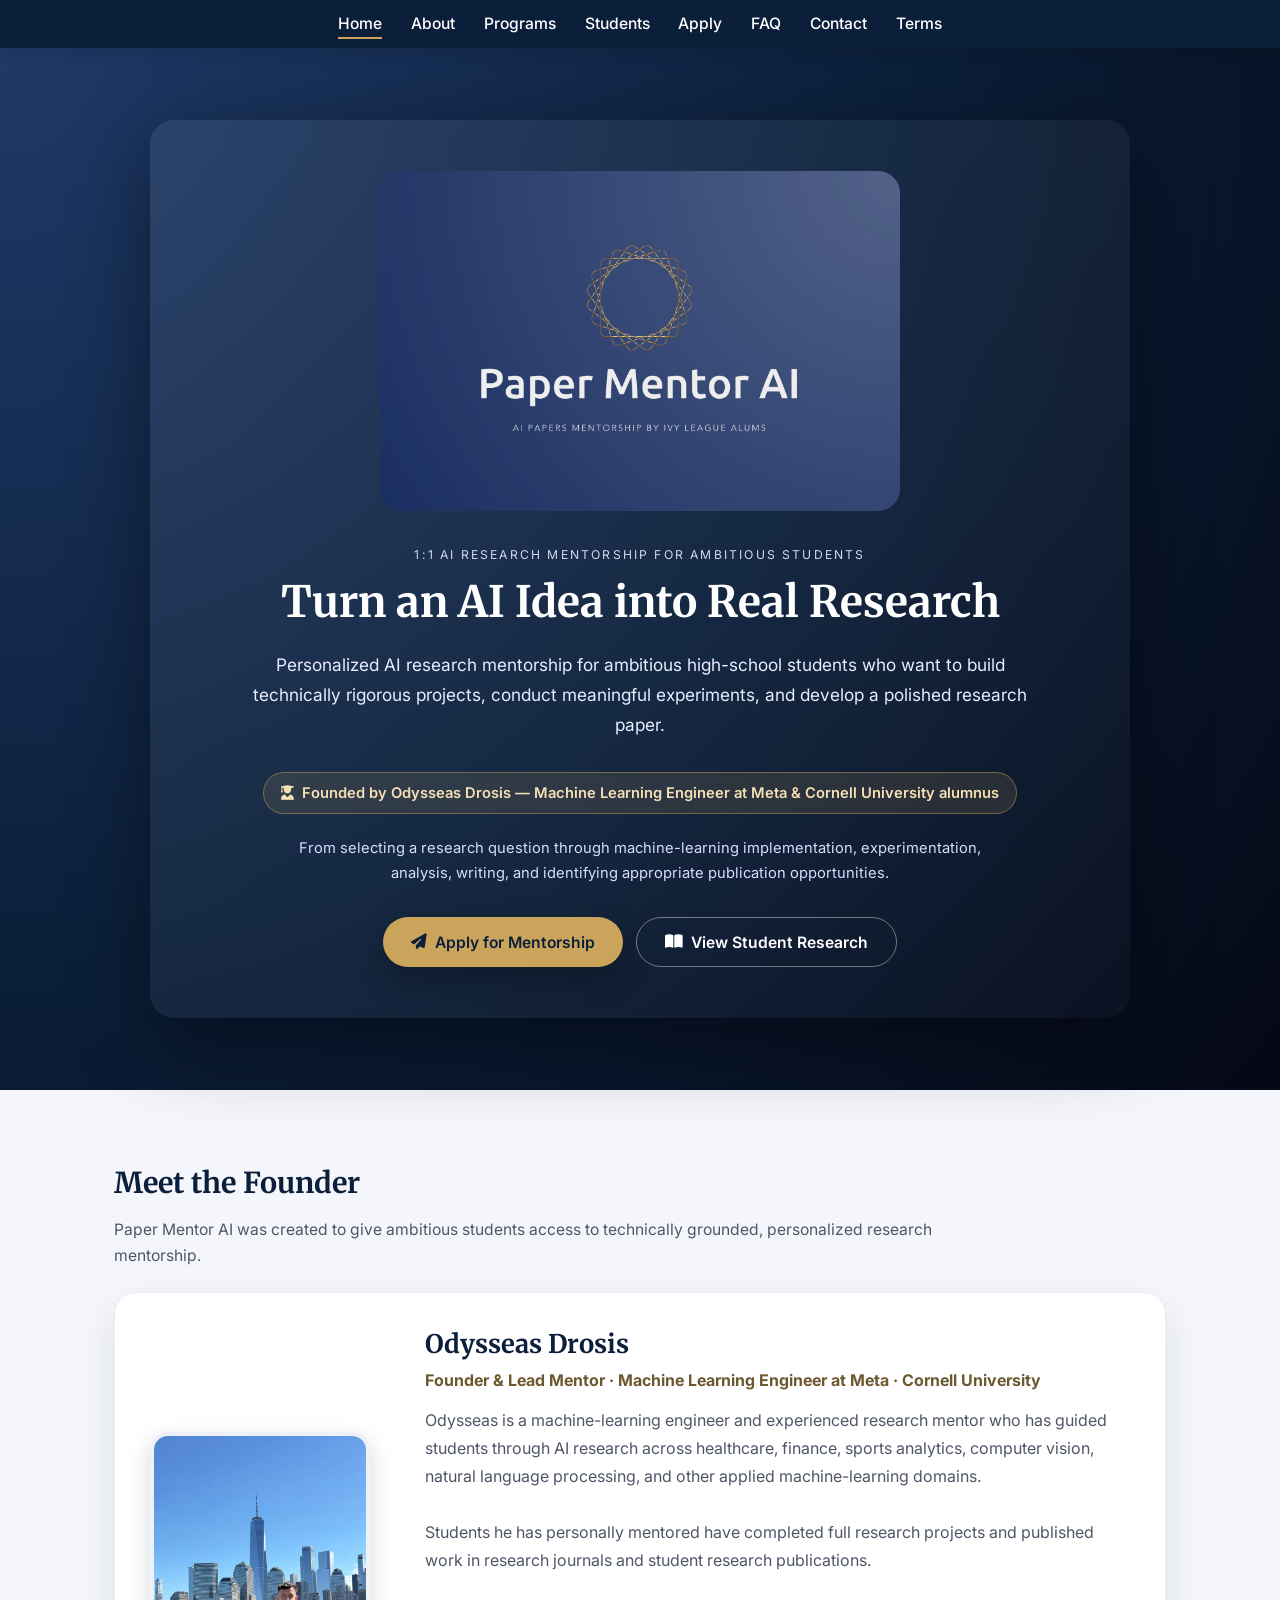
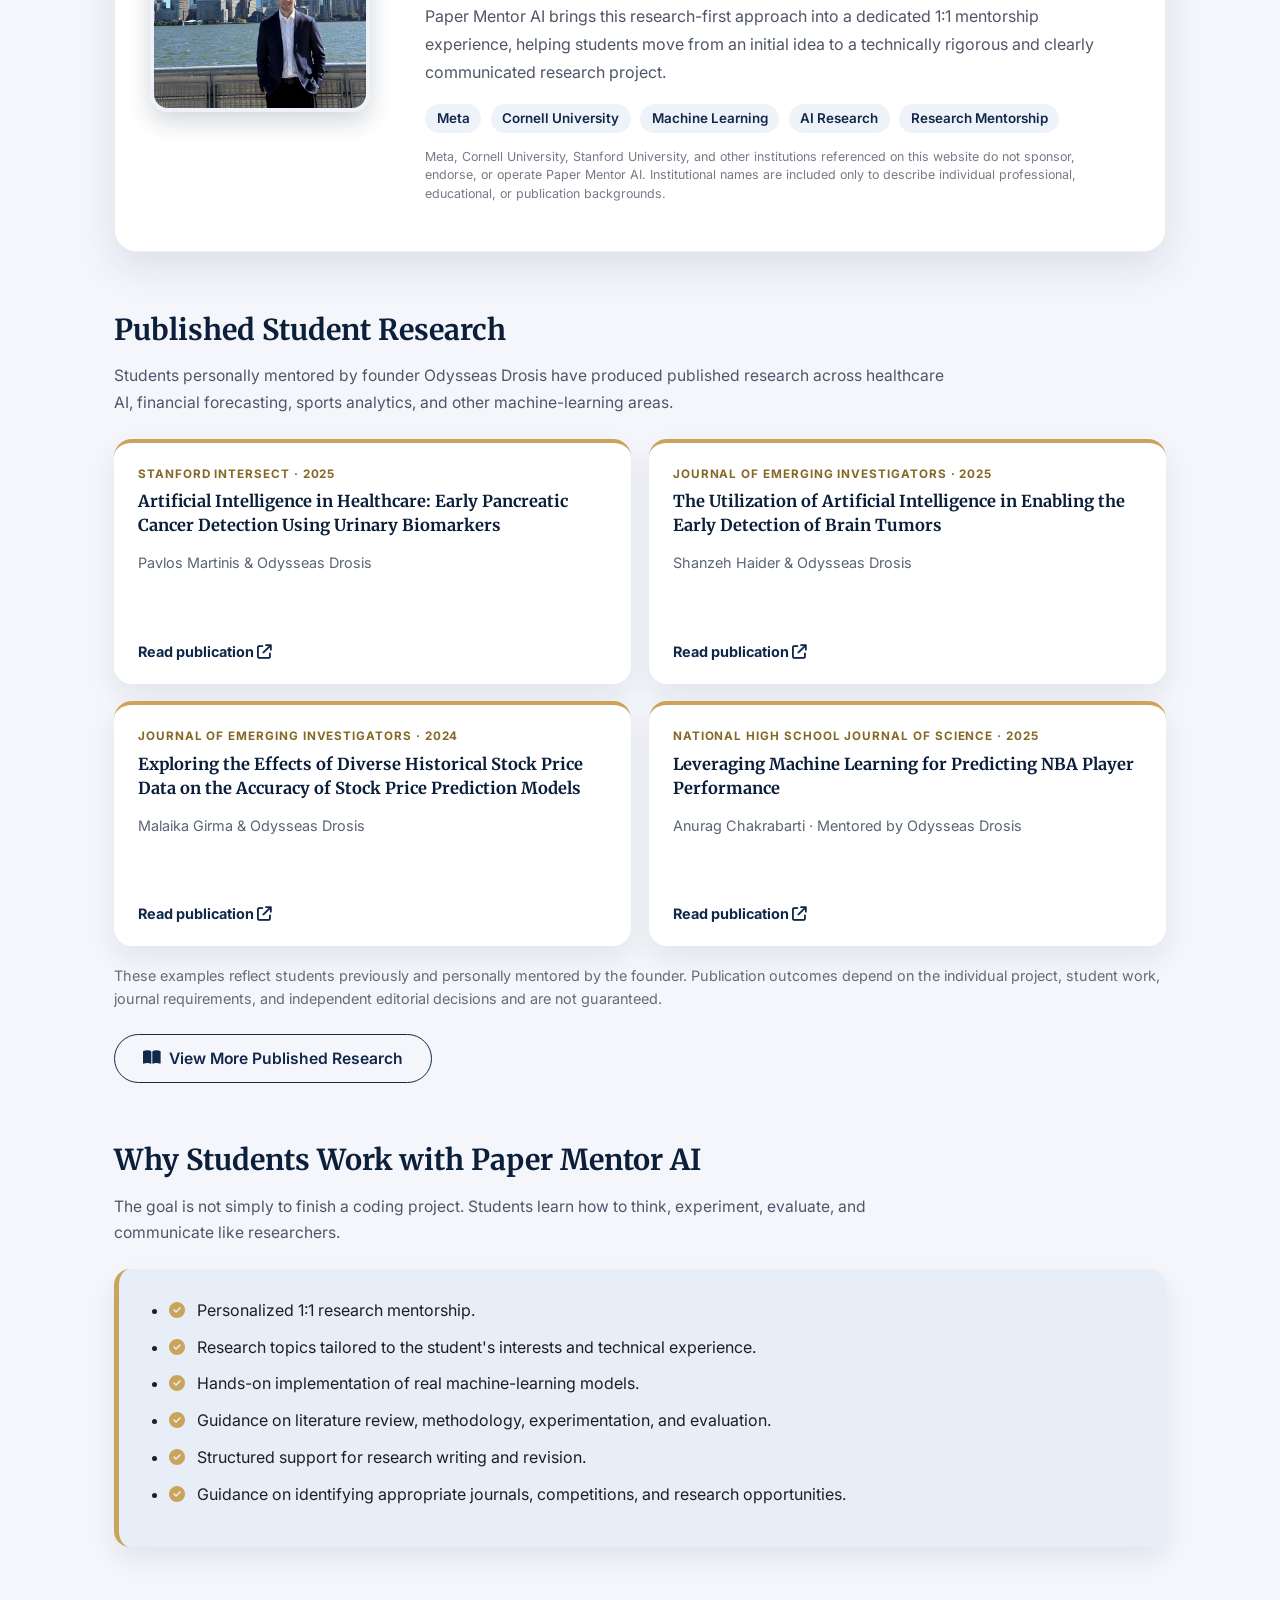
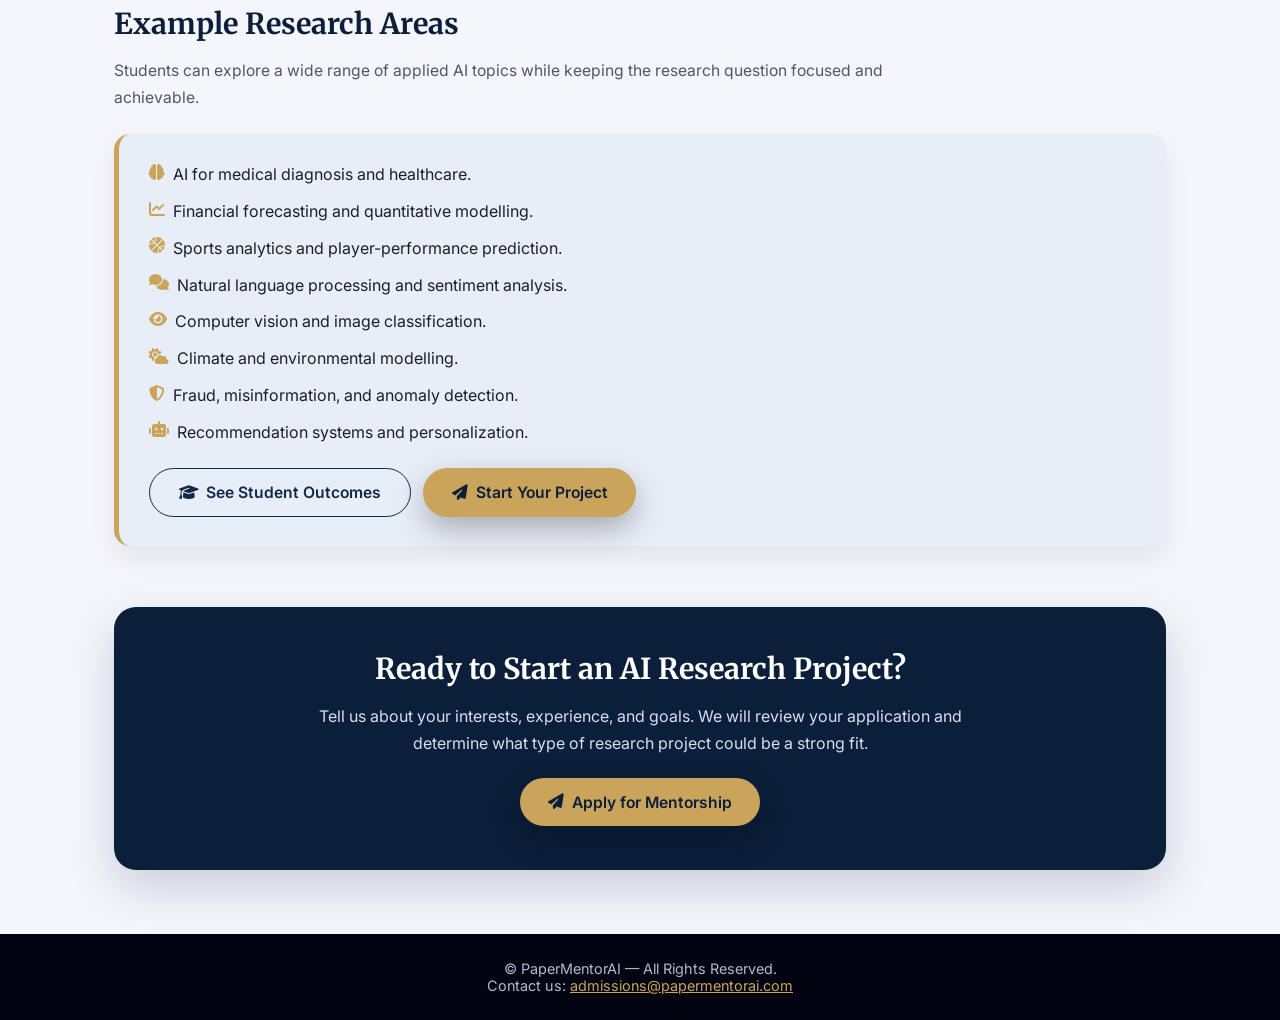
<file: index.html>
<!DOCTYPE html>
<html lang="en">

<head>
    <meta charset="UTF-8">
    <meta name="viewport" content="width=device-width, initial-scale=1.0">

    <title>Paper Mentor AI | AI Research Mentoring for Ambitious Students</title>

    <link
        href="https://fonts.googleapis.com/css2?family=Inter:wght@300;400;500;600;700&family=Merriweather:wght@600;700&display=swap"
        rel="stylesheet"
    >

    <link
        rel="stylesheet"
        href="https://cdnjs.cloudflare.com/ajax/libs/font-awesome/6.5.0/css/all.min.css"
    >

    <style>

        :root {
            --navy-deep: #0B1F3A;
            --navy-soft: #12284A;
            --gold: #CBA45B;
            --gold-soft: #DCC394;
            --bg-light: #F4F6FB;
            --card-bg: #E8EEF8;
            --card-white: #FFFFFF;
            --text-main: #1B1F2A;
            --text-muted: #5B6475;
        }

        * {
            box-sizing: border-box;
        }

        html {
            scroll-behavior: smooth;
        }

        body {
            margin: 0;
            font-family: 'Inter', system-ui, sans-serif;
            background: var(--bg-light);
            color: var(--text-main);
        }

        /* NAVIGATION */

        nav {
            background: var(--navy-deep);
            padding: 0.9em 1.5em;
            display: flex;
            justify-content: center;
            gap: 1.8em;
            position: sticky;
            top: 0;
            z-index: 20;
            box-shadow: 0 4px 14px rgba(0,0,0,0.12);
        }

        nav a {
            color: white;
            text-decoration: none;
            font-weight: 500;
            font-size: 0.98em;
            position: relative;
        }

        nav a::after {
            content: "";
            position: absolute;
            left: 0;
            bottom: -0.35em;
            width: 0;
            height: 2px;
            background: var(--gold);
            transition: width 0.25s ease;
        }

        nav a:hover::after,
        nav a.active::after {
            width: 100%;
        }

        /* HERO */

        .hero {
            padding: 4.5em 1.5em;
            text-align: center;

            background:
                radial-gradient(
                    circle at top left,
                    #1F3A68,
                    #0B1F3A 55%,
                    #050815 100%
                );

            color: white;
        }

        .hero-inner {
            max-width: 980px;
            margin: auto;

            background:
                linear-gradient(
                    135deg,
                    rgba(255,255,255,0.07),
                    rgba(255,255,255,0.02)
                );

            border-radius: 24px;
            padding: 3.2em;

            box-shadow:
                0 24px 80px rgba(0,0,0,0.45);
        }

        .hero-logo {
            width: 520px;
            max-width: 100%;
            border-radius: 22px;
            margin-bottom: 2em;
        }

        .hero-tagline {
            text-transform: uppercase;
            letter-spacing: 0.18em;
            font-size: 0.76em;
            color: #d0d6f0;
            margin-bottom: 1.2em;
        }

        .hero-title {
            font-family: 'Merriweather', serif;
            font-size: 2.7em;
            line-height: 1.2;
            margin: 0 0 0.5em;
        }

        .hero-subtitle {
            font-size: 1.08em;
            max-width: 780px;
            margin: 0 auto 1em;
            line-height: 1.75;
            color: #e7ecff;
        }

        .founder-highlight {
            display: inline-flex;
            align-items: center;
            gap: 0.55em;

            margin: 1em auto 1.2em;

            padding: 0.75em 1.15em;

            border-radius: 999px;

            background: rgba(203,164,91,0.14);
            border: 1px solid rgba(203,164,91,0.45);

            color: #f5dfb4;
            font-size: 0.92em;
            font-weight: 600;
        }

        .hero-subnote {
            font-size: 0.92em;
            max-width: 720px;
            margin: 0.3em auto 2.2em;
            line-height: 1.65;
            color: #d6ddff;
        }

        .hero-actions {
            display: flex;
            justify-content: center;
            flex-wrap: wrap;
            gap: 0.8em;
        }

        /* BUTTONS */

        .btn-primary,
        .btn-ghost,
        .btn-ghost-dark {
            border-radius: 999px;
            padding: 0.9em 1.8em;
            font-size: 0.98em;
            font-weight: 600;
            text-decoration: none;
            display: inline-flex;
            align-items: center;
            gap: 0.5em;
            transition: all 0.22s ease;
        }

        .btn-primary {
            background: var(--gold);
            color: var(--navy-deep);
            box-shadow: 0 12px 30px rgba(0,0,0,0.28);
        }

        .btn-primary:hover {
            background: var(--gold-soft);
            transform: translateY(-1px);
        }

        .btn-ghost {
            color: white;
            border: 1px solid rgba(255,255,255,0.4);
        }

        .btn-ghost:hover {
            background: rgba(255,255,255,0.08);
        }

        .btn-ghost-dark {
            color: var(--navy-soft);
            border: 1px solid var(--navy-soft);
        }

        .btn-ghost-dark:hover {
            background: rgba(18,40,74,0.06);
        }

        /* GENERAL */

        main {
            max-width: 1100px;
            margin: auto;
            padding: 3.2em 1.5em 4em;
        }

        .section-title {
            font-family: 'Merriweather', serif;
            font-size: 1.8em;
            color: var(--navy-deep);
            margin-bottom: 0.55em;
        }

        .section-subtitle {
            font-size: 0.98em;
            color: #4f5668;
            margin-bottom: 1.4em;
            line-height: 1.7;
            max-width: 850px;
        }

        .card {
            background: var(--card-bg);
            border-radius: 16px;
            padding: 1.8em 1.9em;
            border-left: 5px solid var(--gold);

            box-shadow:
                0 12px 26px rgba(11,31,58,0.08);
        }

        .card ul {
            padding-left: 1.2em;
            margin: 0;
        }

        .card li {
            margin-bottom: 0.7em;
            line-height: 1.6;
        }

        .card li i {
            color: var(--gold);
            margin-right: 0.5em;
        }

        /* FOUNDER */

        .founder-section {
            margin-top: 0;
        }

        .founder-card {
            display: grid;
            grid-template-columns: 240px minmax(0,1fr);
            gap: 2.2em;
            align-items: center;

            background: white;
            border-radius: 22px;
            padding: 2.2em;

            box-shadow:
                0 16px 38px rgba(11,31,58,0.10);

            border:
                1px solid rgba(11,31,58,0.08);
        }

        .founder-photo {
            width: 220px;
            height: 280px;

            border-radius: 18px;

            object-fit: cover;
            object-position: 64% 55%;

            border: 4px solid #eef1f8;

            box-shadow:
                0 10px 25px rgba(11,31,58,0.18);
        }

        .founder-name {
            font-family: 'Merriweather', serif;
            color: var(--navy-deep);
            font-size: 1.6em;
            margin: 0 0 0.3em;
        }

        .founder-role {
            color: #6d5830;
            font-weight: 700;
            margin: 0 0 0.85em;
            line-height: 1.55;
        }

        .founder-copy {
            color: #4f5668;
            line-height: 1.75;
            margin: 0;
        }

        .founder-meta {
            display: flex;
            flex-wrap: wrap;
            gap: 0.6em;
            margin-top: 1.1em;
        }

        .pill {
            background: #EEF2F9;
            color: var(--navy-soft);
            border-radius: 999px;
            padding: 0.48em 0.85em;
            font-size: 0.84em;
            font-weight: 600;
        }

        .affiliation-note {
            font-size: 0.78em;
            color: #747b88;
            line-height: 1.5;
            margin-top: 1.2em;
        }

        /* PUBLICATIONS */

        .publications-section {
            margin-top: 3.7em;
        }

        .publication-grid {
            display: grid;
            grid-template-columns: repeat(2, minmax(0,1fr));
            gap: 1.1em;
        }

        .publication-card {
            background: white;

            border-radius: 18px;
            padding: 1.5em;

            border-top: 4px solid var(--gold);

            box-shadow:
                0 12px 28px rgba(11,31,58,0.08);

            display: flex;
            flex-direction: column;

            min-height: 245px;
        }

        .publication-journal {
            color: #856826;
            text-transform: uppercase;
            letter-spacing: 0.08em;
            font-size: 0.73em;
            font-weight: 700;
            margin-bottom: 0.8em;
        }

        .publication-title {
            color: var(--navy-deep);
            font-family: 'Merriweather', serif;
            line-height: 1.45;
            font-size: 1.03em;
            margin: 0 0 0.8em;
        }

        .publication-author {
            color: var(--text-muted);
            line-height: 1.6;
            font-size: 0.9em;
            margin-bottom: 1.1em;
        }

        .publication-link {
            margin-top: auto;
            color: var(--navy-soft);
            text-decoration: none;
            font-weight: 700;
            font-size: 0.9em;
        }

        .publication-link:hover {
            text-decoration: underline;
        }

        .publication-note {
            margin-top: 1.2em;
            color: #646b79;
            line-height: 1.65;
            font-size: 0.9em;
        }

        /* WHY */

        .why-section {
            margin-top: 3.7em;
        }

        /* TOPICS */

        .topics-section {
            margin-top: 3.7em;
        }

        .projects-grid {
            list-style: none;
            padding: 0 !important;
            margin: 0;
        }

        .projects-grid li {
            display: flex;
            align-items: flex-start;
        }

        .projects-grid i {
            color: var(--gold);
            margin-right: 0.55em;
            margin-top: 0.1em;
        }

        .cta-row {
            margin-top: 1.4em;
            display: flex;
            flex-wrap: wrap;
            gap: 0.8em;
        }

        /* FINAL CTA */

        .final-cta {
            margin-top: 3.8em;

            border-radius: 22px;

            padding: 2.8em 2em;

            text-align: center;

            background: var(--navy-deep);

            color: white;

            box-shadow:
                0 18px 45px rgba(11,31,58,0.18);
        }

        .final-cta h2 {
            font-family: 'Merriweather', serif;
            margin: 0 0 0.55em;
            font-size: 1.8em;
        }

        .final-cta p {
            color: #d7def3;
            max-width: 720px;
            margin: 0 auto 1.4em;
            line-height: 1.65;
        }

        footer {
            background: #020511;
            color: #b3b9d4;
            text-align: center;
            padding: 1.8em 1.2em;
            font-size: 0.9em;
        }

        @media (max-width: 900px) {

            .publication-grid {
                grid-template-columns: 1fr;
            }

            .hero-inner {
                padding: 2.3em 1.7em;
            }

            .hero-title {
                font-size: 2.2em;
            }

        }

        @media (max-width: 720px) {

            nav {
                flex-wrap: wrap;
                gap: 1em;
            }

            .founder-card {
                grid-template-columns: 1fr;
                text-align: center;
            }

            .founder-photo {
                margin: auto;
            }

            .founder-meta {
                justify-content: center;
            }

            .founder-highlight {
                border-radius: 18px;
            }

        }

    </style>
</head>


<body>


<nav>

    <a href="index.html" class="active">Home</a>
    <a href="about.html">About</a>
    <a href="programs.html">Programs</a>
    <a href="students.html">Students</a>
    <a href="apply.html">Apply</a>
    <a href="faq.html">FAQ</a>
    <a href="contact.html">Contact</a>
    <a href="terms.html">Terms</a>

</nav>



<!-- HERO -->

<section class="hero">

    <div class="hero-inner">

        <img
            src="assets/images/paper_mentor_ai.png"
            alt="Paper Mentor AI"
            class="hero-logo"
        >

        <div class="hero-tagline">
            1:1 AI Research Mentorship for Ambitious Students
        </div>

        <h1 class="hero-title">
            Turn an AI Idea into Real Research
        </h1>

        <p class="hero-subtitle">
            Personalized AI research mentorship for ambitious high-school
            students who want to build technically rigorous projects,
            conduct meaningful experiments, and develop a polished
            research paper.
        </p>

        <div class="founder-highlight">

            <i class="fas fa-user-graduate"></i>

            Founded by Odysseas Drosis —
            Machine Learning Engineer at Meta &
            Cornell University alumnus

        </div>

        <p class="hero-subnote">
            From selecting a research question through machine-learning
            implementation, experimentation, analysis, writing, and
            identifying appropriate publication opportunities.
        </p>

        <div class="hero-actions">

            <a
                href="apply.html"
                class="btn-primary"
            >

                <i class="fas fa-paper-plane"></i>

                Apply for Mentorship

            </a>

            <a
                href="students.html"
                class="btn-ghost"
            >

                <i class="fas fa-book-open"></i>

                View Student Research

            </a>

        </div>

    </div>

</section>



<main>


<!-- FOUNDER -->

<section
    class="founder-section"
    id="founder"
>

    <h2 class="section-title">
        Meet the Founder
    </h2>

    <p class="section-subtitle">
        Paper Mentor AI was created to give ambitious students access
        to technically grounded, personalized research mentorship.
    </p>


    <div class="founder-card">

        <img
            src="assets/images/photo.jpg"
            alt="Odysseas Drosis"
            class="founder-photo"
        >


        <div>

            <h3 class="founder-name">
                Odysseas Drosis
            </h3>

            <p class="founder-role">
                Founder & Lead Mentor · Machine Learning Engineer at Meta ·
                Cornell University
            </p>

            <p class="founder-copy">

                Odysseas is a machine-learning engineer and experienced
                research mentor who has guided students through AI research
                across healthcare, finance, sports analytics, computer vision,
                natural language processing, and other applied machine-learning
                domains.

                <br><br>

                Students he has personally mentored have completed full
                research projects and published work in research journals
                and student research publications.

                <br><br>

                Paper Mentor AI brings this research-first approach into a
                dedicated 1:1 mentorship experience, helping students move
                from an initial idea to a technically rigorous and clearly
                communicated research project.

            </p>


            <div class="founder-meta">

                <span class="pill">
                    Meta
                </span>

                <span class="pill">
                    Cornell University
                </span>

                <span class="pill">
                    Machine Learning
                </span>

                <span class="pill">
                    AI Research
                </span>

                <span class="pill">
                    Research Mentorship
                </span>

            </div>


            <p class="affiliation-note">

                Meta, Cornell University, Stanford University, and other
                institutions referenced on this website do not sponsor,
                endorse, or operate Paper Mentor AI. Institutional names
                are included only to describe individual professional,
                educational, or publication backgrounds.

            </p>

        </div>

    </div>

</section>



<!-- PUBLICATIONS -->

<section
    class="publications-section"
    id="publications"
>

    <h2 class="section-title">
        Published Student Research
    </h2>

    <p class="section-subtitle">

        Students personally mentored by founder Odysseas Drosis have
        produced published research across healthcare AI, financial
        forecasting, sports analytics, and other machine-learning areas.

    </p>


    <div class="publication-grid">


        <article class="publication-card">

            <div class="publication-journal">
                Stanford Intersect · 2025
            </div>

            <h3 class="publication-title">
                Artificial Intelligence in Healthcare:
                Early Pancreatic Cancer Detection Using Urinary Biomarkers
            </h3>

            <div class="publication-author">
                Pavlos Martinis &amp; Odysseas Drosis
            </div>

            <a
                class="publication-link"
                href="https://ojs.stanford.edu/ojs/index.php/intersect/article/view/3785"
                target="_blank"
                rel="noopener noreferrer"
            >

                Read publication
                <i class="fas fa-arrow-up-right-from-square"></i>

            </a>

        </article>



        <article class="publication-card">

            <div class="publication-journal">
                Journal of Emerging Investigators · 2025
            </div>

            <h3 class="publication-title">
                The Utilization of Artificial Intelligence in Enabling
                the Early Detection of Brain Tumors
            </h3>

            <div class="publication-author">
                Shanzeh Haider &amp; Odysseas Drosis
            </div>

            <a
                class="publication-link"
                href="https://emerginginvestigators.org/articles/23-098"
                target="_blank"
                rel="noopener noreferrer"
            >

                Read publication
                <i class="fas fa-arrow-up-right-from-square"></i>

            </a>

        </article>



        <article class="publication-card">

            <div class="publication-journal">
                Journal of Emerging Investigators · 2024
            </div>

            <h3 class="publication-title">
                Exploring the Effects of Diverse Historical Stock Price Data
                on the Accuracy of Stock Price Prediction Models
            </h3>

            <div class="publication-author">
                Malaika Girma &amp; Odysseas Drosis
            </div>

            <a
                class="publication-link"
                href="https://emerginginvestigators.org/articles/23-144"
                target="_blank"
                rel="noopener noreferrer"
            >

                Read publication
                <i class="fas fa-arrow-up-right-from-square"></i>

            </a>

        </article>



        <article class="publication-card">

            <div class="publication-journal">
                National High School Journal of Science · 2025
            </div>

            <h3 class="publication-title">
                Leveraging Machine Learning for Predicting NBA Player Performance
            </h3>

            <div class="publication-author">
                Anurag Chakrabarti · Mentored by Odysseas Drosis
            </div>

            <a
                class="publication-link"
                href="https://nhsjs.com/2025/leveraging-machine-learning-for-predicting-nba-player-performance/"
                target="_blank"
                rel="noopener noreferrer"
            >

                Read publication
                <i class="fas fa-arrow-up-right-from-square"></i>

            </a>

        </article>


    </div>


    <p class="publication-note">

        These examples reflect students previously and personally mentored
        by the founder. Publication outcomes depend on the individual
        project, student work, journal requirements, and independent
        editorial decisions and are not guaranteed.

    </p>


    <div class="cta-row">

        <a
            href="students.html"
            class="btn-ghost-dark"
        >

            <i class="fas fa-book-open"></i>

            View More Published Research

        </a>

    </div>

</section>



<!-- WHY US -->

<section class="why-section">

    <h2 class="section-title">
        Why Students Work with Paper Mentor AI
    </h2>

    <p class="section-subtitle">

        The goal is not simply to finish a coding project.
        Students learn how to think, experiment, evaluate,
        and communicate like researchers.

    </p>


    <div class="card">

        <ul>

            <li>
                <i class="fas fa-check-circle"></i>
                Personalized 1:1 research mentorship.
            </li>

            <li>
                <i class="fas fa-check-circle"></i>
                Research topics tailored to the student's interests
                and technical experience.
            </li>

            <li>
                <i class="fas fa-check-circle"></i>
                Hands-on implementation of real machine-learning models.
            </li>

            <li>
                <i class="fas fa-check-circle"></i>
                Guidance on literature review, methodology, experimentation,
                and evaluation.
            </li>

            <li>
                <i class="fas fa-check-circle"></i>
                Structured support for research writing and revision.
            </li>

            <li>
                <i class="fas fa-check-circle"></i>
                Guidance on identifying appropriate journals,
                competitions, and research opportunities.
            </li>

        </ul>

    </div>

</section>



<!-- TOPICS -->

<section class="topics-section">

    <h2 class="section-title">
        Example Research Areas
    </h2>

    <p class="section-subtitle">

        Students can explore a wide range of applied AI topics while
        keeping the research question focused and achievable.

    </p>


    <div class="card">

        <ul class="projects-grid">

            <li>
                <i class="fas fa-brain"></i>
                AI for medical diagnosis and healthcare.
            </li>

            <li>
                <i class="fas fa-chart-line"></i>
                Financial forecasting and quantitative modelling.
            </li>

            <li>
                <i class="fas fa-basketball"></i>
                Sports analytics and player-performance prediction.
            </li>

            <li>
                <i class="fas fa-comments"></i>
                Natural language processing and sentiment analysis.
            </li>

            <li>
                <i class="fas fa-eye"></i>
                Computer vision and image classification.
            </li>

            <li>
                <i class="fas fa-cloud-sun"></i>
                Climate and environmental modelling.
            </li>

            <li>
                <i class="fas fa-shield-alt"></i>
                Fraud, misinformation, and anomaly detection.
            </li>

            <li>
                <i class="fas fa-robot"></i>
                Recommendation systems and personalization.
            </li>

        </ul>


        <div class="cta-row">

            <a
                href="students.html"
                class="btn-ghost-dark"
            >

                <i class="fas fa-graduation-cap"></i>

                See Student Outcomes

            </a>


            <a
                href="apply.html"
                class="btn-primary"
            >

                <i class="fas fa-paper-plane"></i>

                Start Your Project

            </a>

        </div>

    </div>

</section>



<!-- CTA -->

<section class="final-cta">

    <h2>
        Ready to Start an AI Research Project?
    </h2>

    <p>

        Tell us about your interests, experience, and goals.
        We will review your application and determine what type
        of research project could be a strong fit.

    </p>

    <a
        href="apply.html"
        class="btn-primary"
    >

        <i class="fas fa-paper-plane"></i>

        Apply for Mentorship

    </a>

</section>


</main>



<footer>

    © PaperMentorAI — All Rights Reserved.

    <br>

    Contact us:

    <a
        href="mailto:admissions@papermentorai.com"
        style="color:#CBA45B;"
    >
        admissions@papermentorai.com
    </a>

</footer>


</body>

</html>
</file>
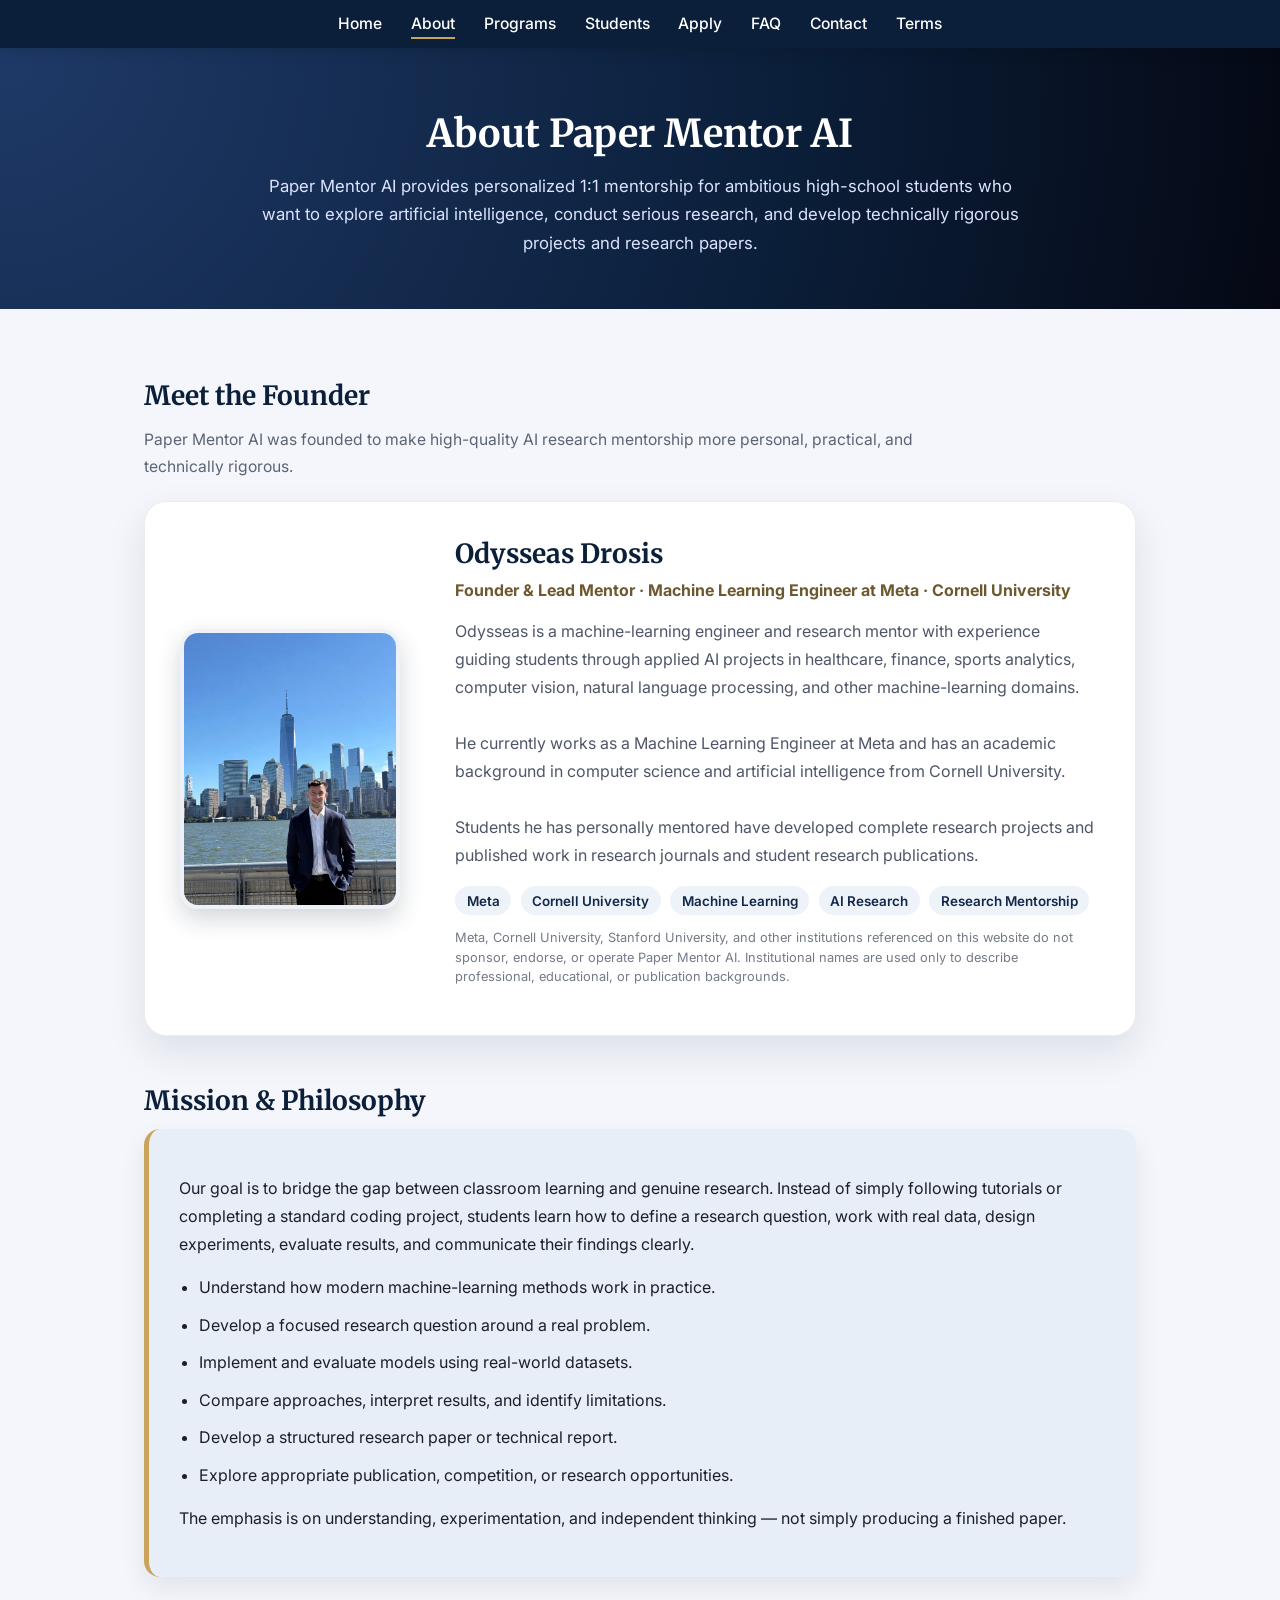
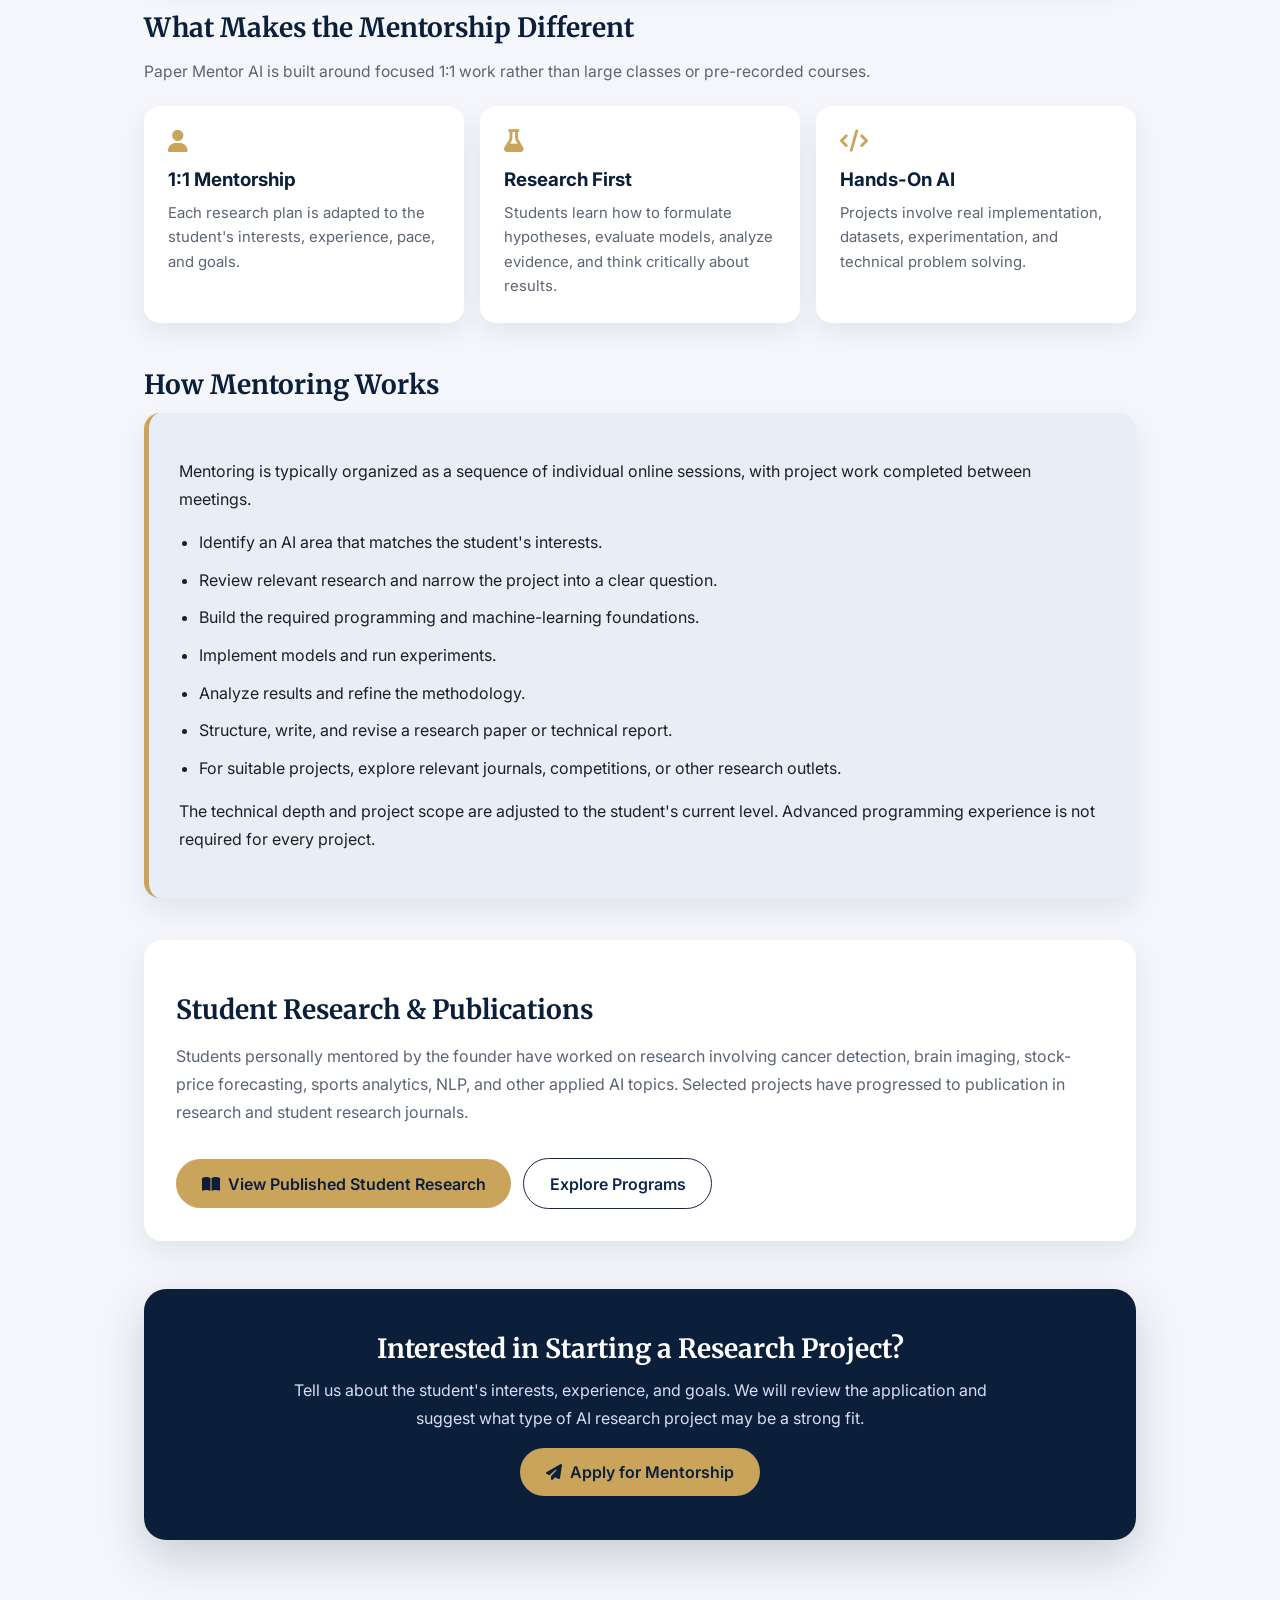
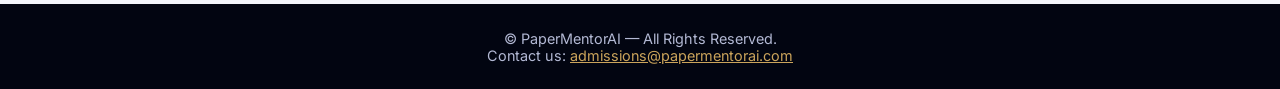
<file: about.html>
<!DOCTYPE html>
<html lang="en">

<head>
    <meta charset="UTF-8">
    <title>About | Paper Mentor AI</title>
    <meta name="viewport" content="width=device-width, initial-scale=1.0">

    <link href="https://fonts.googleapis.com/css2?family=Inter:wght@300;400;500;600;700&family=Merriweather:wght@600;700&display=swap" rel="stylesheet">
    <link rel="stylesheet" href="https://cdnjs.cloudflare.com/ajax/libs/font-awesome/6.5.0/css/all.min.css"/>

    <style>
        :root {
            --navy-deep: #0B1F3A;
            --navy-soft: #12284A;
            --gold: #CBA45B;
            --gold-soft: #DCC394;
            --bg-light: #F4F6FB;
            --card-bg: #E8EEF8;
            --card-white: #FFFFFF;
            --text-main: #1B1F2A;
            --text-muted: #5B6475;
        }

        * {
            box-sizing: border-box;
        }

        html {
            scroll-behavior: smooth;
        }

        body {
            margin: 0;
            background: var(--bg-light);
            font-family: 'Inter', system-ui, sans-serif;
            color: var(--text-main);
        }

        /* NAVIGATION */

        nav {
            background: var(--navy-deep);
            padding: 0.9em 1.5em;
            display: flex;
            justify-content: center;
            gap: 1.8em;
            position: sticky;
            top: 0;
            z-index: 20;
            box-shadow: 0 4px 14px rgba(0,0,0,0.12);
        }

        nav a {
            color: #fff;
            text-decoration: none;
            font-weight: 500;
            font-size: 0.98em;
            position: relative;
        }

        nav a::after {
            content: "";
            position: absolute;
            left: 0;
            bottom: -0.35em;
            width: 0;
            height: 2px;
            background: var(--gold);
            transition: width 0.25s ease;
        }

        nav a:hover::after,
        nav a.active::after {
            width: 100%;
        }

        /* HEADER */

        header {
            background: radial-gradient(
                circle at top left,
                #1F3A68,
                #0B1F3A 60%,
                #050814 100%
            );

            color: white;
            text-align: center;
            padding: 3.8em 1.8em 3.2em;
        }

        header h1 {
            font-family: 'Merriweather', serif;
            margin: 0 0 0.4em;
            font-size: 2.4em;
        }

        header p {
            max-width: 760px;
            margin: 0 auto;
            font-size: 1.05em;
            line-height: 1.7;
            color: #dde3ff;
        }

        main {
            max-width: 1040px;
            margin: 0 auto;
            padding: 3em 1.5em 4em;
        }

        h2 {
            font-family: 'Merriweather', serif;
            font-size: 1.65em;
            margin-bottom: 0.45em;
            color: var(--navy-deep);
        }

        .section-subtitle {
            font-size: 0.98em;
            color: var(--text-muted);
            margin-bottom: 1.3em;
            line-height: 1.7;
            max-width: 820px;
        }

        /* FOUNDER */

        .founder-card {
            display: grid;
            grid-template-columns: 240px minmax(0, 1fr);
            gap: 2.2em;
            align-items: center;

            background: var(--card-white);
            border-radius: 22px;
            padding: 2.2em;

            box-shadow: 0 16px 38px rgba(11,31,58,0.10);
            border: 1px solid rgba(11,31,58,0.08);

            margin-bottom: 3em;
        }

        .founder-photo {
            width: 220px;
            height: 280px;
            border-radius: 18px;

            object-fit: cover;
            object-position: 64% 55%;

            border: 4px solid #eef1f8;

            box-shadow: 0 10px 25px rgba(11,31,58,0.18);
        }

        .founder-name {
            font-family: 'Merriweather', serif;
            color: var(--navy-deep);
            font-size: 1.65em;
            margin: 0 0 0.3em;
        }

        .founder-role {
            color: #6d5830;
            font-weight: 700;
            margin: 0 0 0.9em;
            line-height: 1.5;
        }

        .founder-copy {
            color: #4f5668;
            line-height: 1.75;
            margin: 0;
        }

        .founder-meta {
            display: flex;
            flex-wrap: wrap;
            gap: 0.6em;
            margin-top: 1.1em;
        }

        .pill {
            background: #EEF2F9;
            color: var(--navy-soft);
            border-radius: 999px;
            padding: 0.48em 0.85em;
            font-size: 0.84em;
            font-weight: 600;
        }

        .affiliation-note {
            margin-top: 1em;
            font-size: 0.8em;
            color: #747b88;
            line-height: 1.55;
        }

        /* CONTENT CARDS */

        .box {
            background: var(--card-bg);
            border-radius: 16px;
            padding: 1.8em 1.9em;
            border-left: 5px solid var(--gold);
            box-shadow: 0 12px 26px rgba(11,31,58,0.08);
            margin-bottom: 2.1em;
        }

        .box p {
            line-height: 1.75;
        }

        .box ul {
            padding-left: 1.2em;
        }

        .box li {
            margin-bottom: 0.7em;
            line-height: 1.65;
        }

        /* VALUES GRID */

        .values-grid {
            display: grid;
            grid-template-columns: repeat(3, minmax(0,1fr));
            gap: 1em;
            margin-bottom: 2.8em;
        }

        .value-card {
            background: white;
            border-radius: 16px;
            padding: 1.5em;
            box-shadow: 0 10px 24px rgba(11,31,58,0.07);
        }

        .value-card i {
            color: var(--gold);
            font-size: 1.4em;
            margin-bottom: 0.7em;
        }

        .value-card h3 {
            margin: 0 0 0.5em;
            color: var(--navy-deep);
        }

        .value-card p {
            color: var(--text-muted);
            line-height: 1.65;
            font-size: 0.93em;
            margin: 0;
        }

        /* PUBLICATION CTA */

        .research-proof {
            background: white;
            border-radius: 18px;
            padding: 2em;
            margin: 2.6em 0;
            box-shadow: 0 12px 30px rgba(11,31,58,0.08);
        }

        .research-proof p {
            color: var(--text-muted);
            line-height: 1.75;
        }

        .btn-primary,
        .btn-ghost-dark {
            display: inline-flex;
            align-items: center;
            gap: 0.5em;

            border-radius: 999px;

            padding: 0.9em 1.6em;

            text-decoration: none;

            font-weight: 600;

            margin-top: 1em;
        }

        .btn-primary {
            background: var(--gold);
            color: var(--navy-deep);
        }

        .btn-primary:hover {
            background: var(--gold-soft);
        }

        .btn-ghost-dark {
            color: var(--navy-soft);
            border: 1px solid var(--navy-soft);
            margin-left: 0.5em;
        }

        .btn-ghost-dark:hover {
            background: rgba(18,40,74,0.05);
        }

        /* CTA */

        .final-cta {
            background: var(--navy-deep);
            color: white;

            border-radius: 22px;

            padding: 2.7em 2em;

            text-align: center;

            margin-top: 3em;

            box-shadow: 0 18px 45px rgba(11,31,58,0.18);
        }

        .final-cta h2 {
            color: white;
            margin-top: 0;
        }

        .final-cta p {
            color: #d7def3;
            max-width: 700px;
            margin: 0 auto;
            line-height: 1.7;
        }

        footer {
            background: #020511;
            color: #b3b9d4;
            text-align: center;
            padding: 1.8em 1.2em;
            font-size: 0.9em;
        }

        @media (max-width: 850px) {

            .values-grid {
                grid-template-columns: 1fr;
            }

        }

        @media (max-width: 720px) {

            nav {
                flex-wrap: wrap;
                gap: 1em;
            }

            header {
                padding: 3em 1.4em 2.7em;
            }

            header h1 {
                font-size: 2em;
            }

            .founder-card {
                grid-template-columns: 1fr;
                text-align: center;
            }

            .founder-photo {
                margin: 0 auto;
            }

            .founder-meta {
                justify-content: center;
            }

            .btn-ghost-dark {
                margin-left: 0;
            }

        }

    </style>
</head>

<body>

<nav>
    <a href="index.html">Home</a>
    <a href="about.html" class="active">About</a>
    <a href="programs.html">Programs</a>
    <a href="students.html">Students</a>
    <a href="apply.html">Apply</a>
    <a href="faq.html">FAQ</a>
    <a href="contact.html">Contact</a>
    <a href="terms.html">Terms</a>
</nav>


<header>

    <h1>About Paper Mentor AI</h1>

    <p>
        Paper Mentor AI provides personalized 1:1 mentorship for ambitious
        high-school students who want to explore artificial intelligence,
        conduct serious research, and develop technically rigorous projects
        and research papers.
    </p>

</header>


<main>


    <!-- FOUNDER -->

    <section>

        <h2>Meet the Founder</h2>

        <p class="section-subtitle">
            Paper Mentor AI was founded to make high-quality AI research mentorship
            more personal, practical, and technically rigorous.
        </p>


        <div class="founder-card">

            <img
                src="assets/images/photo.jpg"
                alt="Odysseas Drosis"
                class="founder-photo"
            >


            <div>

                <h3 class="founder-name">
                    Odysseas Drosis
                </h3>

                <p class="founder-role">
                    Founder & Lead Mentor · Machine Learning Engineer at Meta · Cornell University
                </p>


                <p class="founder-copy">

                    Odysseas is a machine-learning engineer and research mentor
                    with experience guiding students through applied AI projects
                    in healthcare, finance, sports analytics, computer vision,
                    natural language processing, and other machine-learning domains.

                    <br><br>

                    He currently works as a Machine Learning Engineer at Meta
                    and has an academic background in computer science and artificial
                    intelligence from Cornell University.

                    <br><br>

                    Students he has personally mentored have developed complete
                    research projects and published work in research journals
                    and student research publications.

                </p>


                <div class="founder-meta">

                    <span class="pill">
                        Meta
                    </span>

                    <span class="pill">
                        Cornell University
                    </span>

                    <span class="pill">
                        Machine Learning
                    </span>

                    <span class="pill">
                        AI Research
                    </span>

                    <span class="pill">
                        Research Mentorship
                    </span>

                </div>


                <p class="affiliation-note">
                    Meta, Cornell University, Stanford University, and other institutions
                    referenced on this website do not sponsor, endorse, or operate
                    Paper Mentor AI. Institutional names are used only to describe
                    professional, educational, or publication backgrounds.
                </p>

            </div>

        </div>

    </section>



    <!-- MISSION -->

    <section>

        <h2>Mission & Philosophy</h2>

        <div class="box">

            <p>

                Our goal is to bridge the gap between classroom learning
                and genuine research.

                Instead of simply following tutorials or completing a standard
                coding project, students learn how to define a research question,
                work with real data, design experiments, evaluate results,
                and communicate their findings clearly.

            </p>


            <ul>

                <li>
                    Understand how modern machine-learning methods work in practice.
                </li>

                <li>
                    Develop a focused research question around a real problem.
                </li>

                <li>
                    Implement and evaluate models using real-world datasets.
                </li>

                <li>
                    Compare approaches, interpret results, and identify limitations.
                </li>

                <li>
                    Develop a structured research paper or technical report.
                </li>

                <li>
                    Explore appropriate publication, competition, or research opportunities.
                </li>

            </ul>


            <p>

                The emphasis is on understanding, experimentation, and independent
                thinking — not simply producing a finished paper.

            </p>

        </div>

    </section>



    <!-- PRINCIPLES -->

    <section>

        <h2>What Makes the Mentorship Different</h2>

        <p class="section-subtitle">
            Paper Mentor AI is built around focused 1:1 work rather than
            large classes or pre-recorded courses.
        </p>


        <div class="values-grid">

            <div class="value-card">

                <i class="fas fa-user"></i>

                <h3>1:1 Mentorship</h3>

                <p>
                    Each research plan is adapted to the student's interests,
                    experience, pace, and goals.
                </p>

            </div>


            <div class="value-card">

                <i class="fas fa-flask"></i>

                <h3>Research First</h3>

                <p>
                    Students learn how to formulate hypotheses, evaluate models,
                    analyze evidence, and think critically about results.
                </p>

            </div>


            <div class="value-card">

                <i class="fas fa-code"></i>

                <h3>Hands-On AI</h3>

                <p>
                    Projects involve real implementation, datasets,
                    experimentation, and technical problem solving.
                </p>

            </div>

        </div>

    </section>



    <!-- HOW IT WORKS -->

    <section>

        <h2>How Mentoring Works</h2>

        <div class="box">

            <p>
                Mentoring is typically organized as a sequence of individual
                online sessions, with project work completed between meetings.
            </p>


            <ul>

                <li>
                    Identify an AI area that matches the student's interests.
                </li>

                <li>
                    Review relevant research and narrow the project into a clear question.
                </li>

                <li>
                    Build the required programming and machine-learning foundations.
                </li>

                <li>
                    Implement models and run experiments.
                </li>

                <li>
                    Analyze results and refine the methodology.
                </li>

                <li>
                    Structure, write, and revise a research paper or technical report.
                </li>

                <li>
                    For suitable projects, explore relevant journals,
                    competitions, or other research outlets.
                </li>

            </ul>


            <p>

                The technical depth and project scope are adjusted to the student's
                current level. Advanced programming experience is not required
                for every project.

            </p>

        </div>

    </section>



    <!-- PUBLICATION PROOF -->

    <section>

        <div class="research-proof">

            <h2>Student Research & Publications</h2>

            <p>

                Students personally mentored by the founder have worked on
                research involving cancer detection, brain imaging, stock-price
                forecasting, sports analytics, NLP, and other applied AI topics.

                Selected projects have progressed to publication in research
                and student research journals.

            </p>


            <a
                href="students.html"
                class="btn-primary"
            >

                <i class="fas fa-book-open"></i>

                View Published Student Research

            </a>


            <a
                href="programs.html"
                class="btn-ghost-dark"
            >

                Explore Programs

            </a>

        </div>

    </section>



    <!-- CTA -->

    <section class="final-cta">

        <h2>
            Interested in Starting a Research Project?
        </h2>

        <p>

            Tell us about the student's interests, experience,
            and goals. We will review the application and suggest
            what type of AI research project may be a strong fit.

        </p>


        <a
            href="apply.html"
            class="btn-primary"
        >

            <i class="fas fa-paper-plane"></i>

            Apply for Mentorship

        </a>

    </section>


</main>


<footer>

    © PaperMentorAI — All Rights Reserved.

    <br>

    Contact us:

    <a
        href="mailto:admissions@papermentorai.com"
        style="color:#CBA45B;"
    >
        admissions@papermentorai.com
    </a>

</footer>


</body>

</html>
</file>
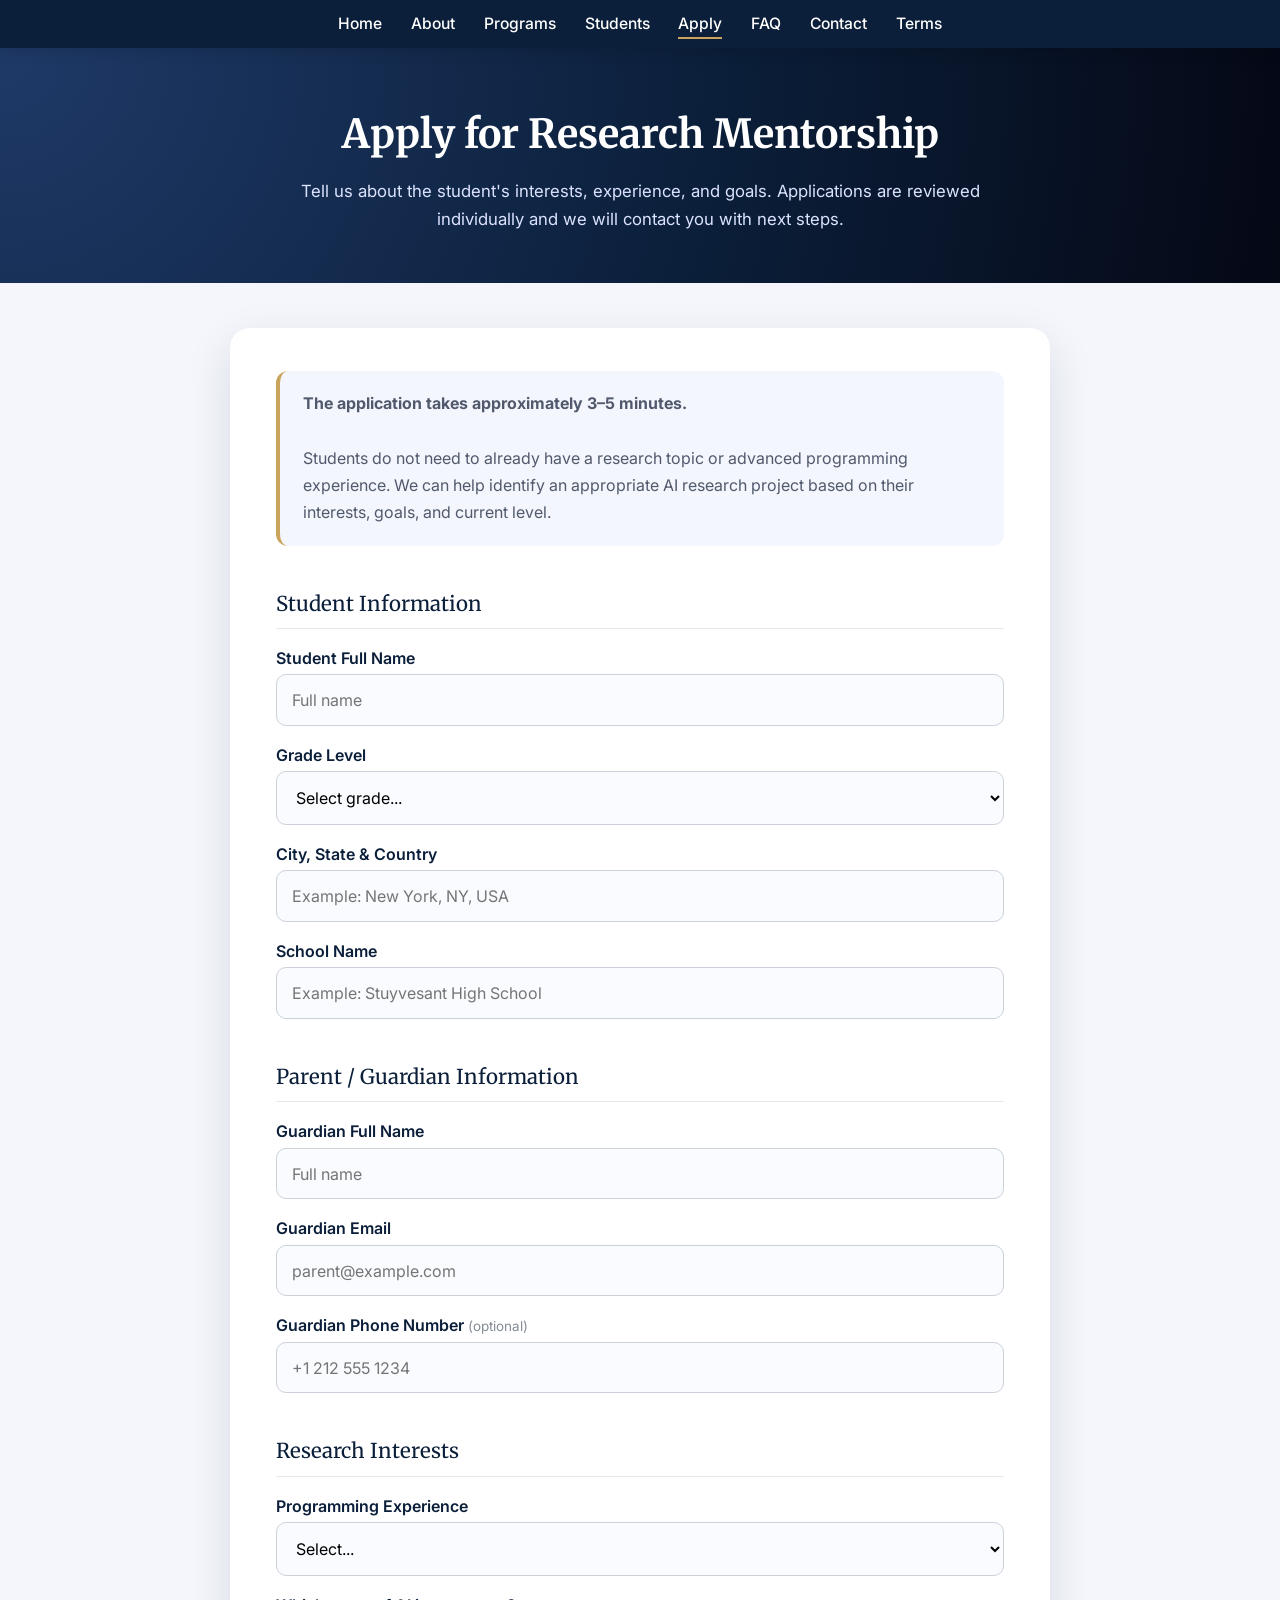
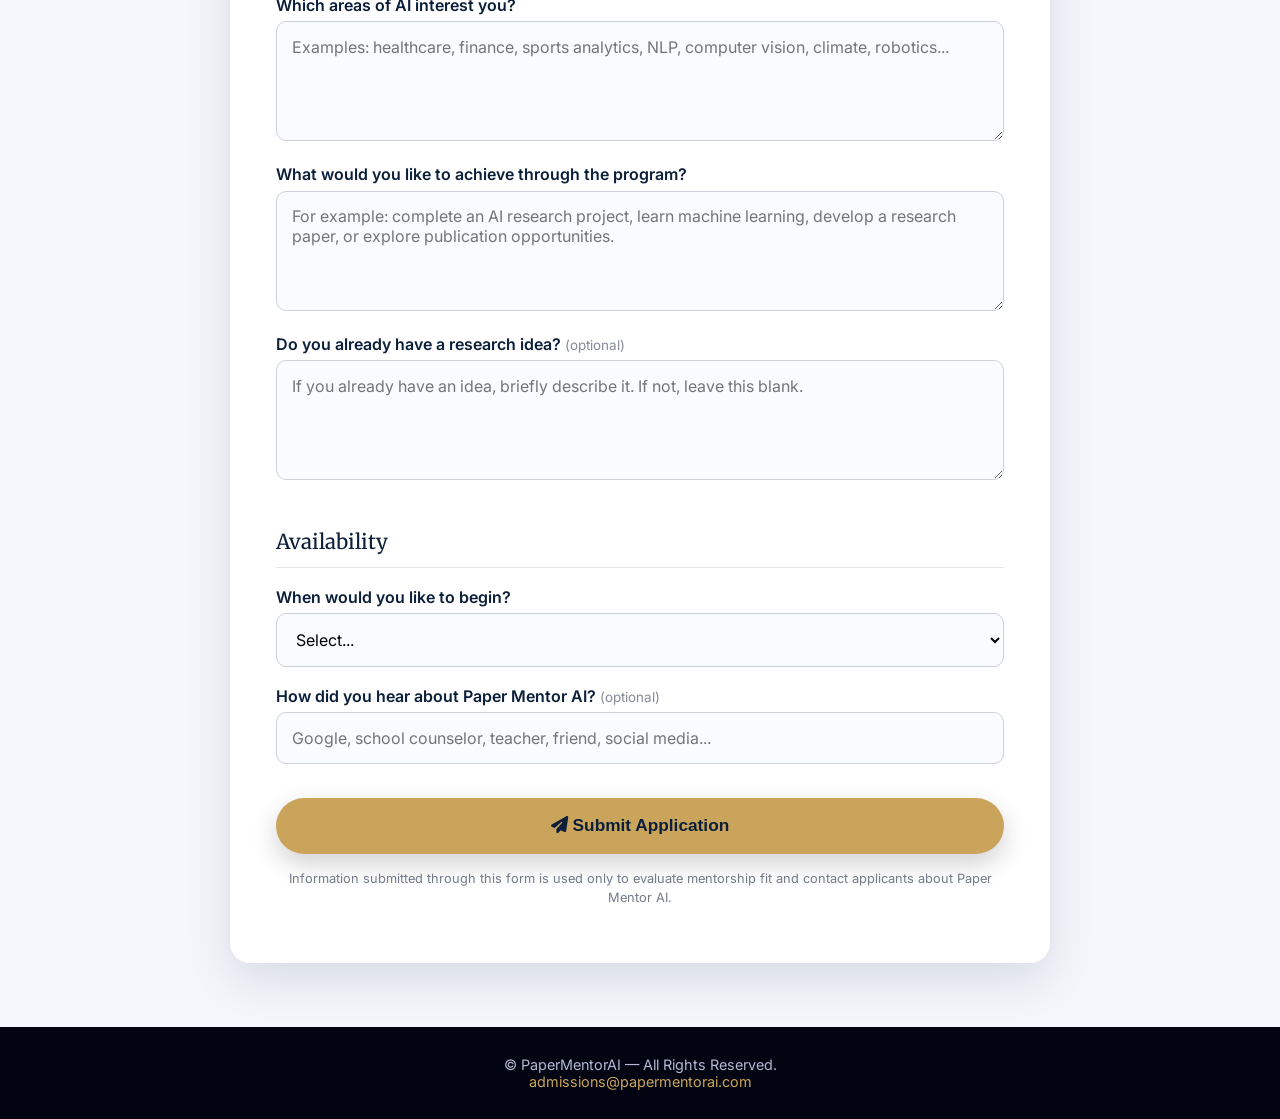
<file: apply.html>
<!DOCTYPE html>
<html lang="en">

<head>
    <meta charset="UTF-8">
    <meta name="viewport" content="width=device-width, initial-scale=1.0">

    <title>Apply for Mentorship | Paper Mentor AI</title>

    <link
        href="https://fonts.googleapis.com/css2?family=Inter:wght@300;400;500;600;700&family=Merriweather:wght@600;700&display=swap"
        rel="stylesheet"
    >

    <link
        rel="stylesheet"
        href="https://cdnjs.cloudflare.com/ajax/libs/font-awesome/6.5.0/css/all.min.css"
    >

    <style>

        :root {
            --navy-deep: #0B1F3A;
            --navy-soft: #12284A;
            --gold: #CBA45B;
            --gold-soft: #DCC394;
            --bg-light: #F4F6FB;
            --card-bg: #E8EEF8;
            --text-main: #1B1F2A;
            --text-muted: #5B6475;
        }

        * {
            box-sizing: border-box;
        }

        html {
            scroll-behavior: smooth;
        }

        body {
            margin: 0;
            background: var(--bg-light);
            font-family: 'Inter', sans-serif;
            color: var(--text-main);
        }

        /* NAVIGATION */

        nav {
            background: var(--navy-deep);
            padding: 0.9em 1.5em;
            display: flex;
            justify-content: center;
            gap: 1.8em;
            position: sticky;
            top: 0;
            z-index: 20;
            box-shadow: 0 4px 14px rgba(0,0,0,0.12);
        }

        nav a {
            color: #ffffff;
            text-decoration: none;
            font-weight: 500;
            font-size: 0.98em;
            position: relative;
        }

        nav a::after {
            content: "";
            position: absolute;
            left: 0;
            bottom: -0.35em;
            width: 0;
            height: 2px;
            background: var(--gold);
            transition: width 0.25s ease;
        }

        nav a:hover::after,
        nav a.active::after {
            width: 100%;
        }

        /* HEADER */

        .page-header {
            text-align: center;
            padding: 3.8em 1em 3.1em;

            background:
                radial-gradient(
                    circle at top left,
                    #1F3A68,
                    #0B1F3A 55%,
                    #050815 100%
                );

            color: white;
        }

        .page-header h1 {
            font-family: 'Merriweather', serif;
            font-size: 2.5em;
            margin: 0 0 0.45em;
        }

        .page-header p {
            max-width: 720px;
            margin: 0 auto;
            color: #dce3ff;
            line-height: 1.7;
            font-size: 1.05em;
        }

        /* FORM WRAPPER */

        .form-wrapper {
            max-width: 820px;
            margin: 2.8em auto 4em;
            background: white;
            padding: 2.7em 2.9em;
            border-radius: 20px;
            box-shadow: 0 16px 46px rgba(11,31,58,0.12);
        }

        .form-intro {
            background: #F3F6FC;
            border-left: 4px solid var(--gold);
            padding: 1.2em 1.4em;
            border-radius: 12px;
            color: #51596c;
            line-height: 1.7;
            margin-bottom: 2em;
        }

        .form-section-title {
            font-family: 'Merriweather', serif;
            font-size: 1.28em;
            margin-top: 2.2em;
            margin-bottom: 0.4em;
            color: var(--navy-deep);
            border-bottom: 1px solid #e4e7ed;
            padding-bottom: 0.55em;
        }

        label {
            display: block;
            margin-top: 1.2em;
            font-weight: 600;
            color: var(--navy-deep);
        }

        .optional {
            color: #858b98;
            font-weight: 400;
            font-size: 0.84em;
        }

        input,
        select,
        textarea {
            width: 100%;
            padding: 0.92em;
            margin-top: 0.4em;
            border-radius: 10px;
            border: 1px solid #ccd1da;
            font-size: 1em;
            font-family: inherit;
            background: #F9FBFF;
            transition:
                border-color 0.2s ease,
                box-shadow 0.2s ease;
        }

        input:focus,
        select:focus,
        textarea:focus {
            outline: none;
            border-color: var(--navy-soft);
            box-shadow: 0 0 0 3px rgba(18,40,74,0.08);
        }

        textarea {
            min-height: 120px;
            resize: vertical;
        }

        /* SUBMIT */

        .submit-btn {
            width: 100%;
            margin-top: 2em;
            padding: 1em 2em;

            border: none;
            border-radius: 999px;

            background: var(--gold);
            color: var(--navy-deep);

            font-size: 1.08em;
            font-weight: 700;

            cursor: pointer;

            box-shadow: 0 10px 26px rgba(0,0,0,0.18);

            transition: all 0.22s ease;
        }

        .submit-btn:hover {
            background: var(--gold-soft);
            transform: translateY(-1px);
        }

        .submit-btn:disabled {
            opacity: 0.65;
            cursor: wait;
            transform: none;
        }

        .privacy-note {
            text-align: center;
            font-size: 0.8em;
            color: #747b89;
            line-height: 1.5;
            margin-top: 1.2em;
        }

        /* ERROR */

        .error-message {
            display: none;
            margin-top: 1.5em;
            padding: 1.1em;
            border-radius: 10px;
            background: #ffe2e2;
            color: #922b2b;
            text-align: center;
        }

        /* SUCCESS TOAST */

        .toast-message {
            position: fixed;

            left: 50%;
            bottom: 30px;

            transform:
                translateX(-50%)
                translateY(25px);

            background: var(--navy-deep);
            color: white;

            padding: 1em 1.5em;

            border-radius: 12px;

            box-shadow:
                0 14px 36px rgba(0,0,0,0.25);

            font-size: 0.95em;
            font-weight: 600;

            opacity: 0;
            visibility: hidden;

            transition: all 0.3s ease;

            z-index: 1000;

            max-width: calc(100% - 30px);

            text-align: center;
        }

        .toast-message.show {
            opacity: 1;
            visibility: visible;

            transform:
                translateX(-50%)
                translateY(0);
        }

        .toast-message i {
            color: var(--gold);
            margin-right: 0.4em;
        }

        /* FOOTER */

        footer {
            background: #020511;
            color: #b3b9d4;
            text-align: center;
            padding: 2em 1em;
            font-size: 0.9em;
        }

        footer a {
            color: var(--gold);
            text-decoration: none;
        }

        @media (max-width: 720px) {

            nav {
                flex-wrap: wrap;
                gap: 1em;
            }

            .form-wrapper {
                margin: 1.5em 1em 3em;
                padding: 1.7em;
            }

            .page-header h1 {
                font-size: 2em;
            }

        }

    </style>

</head>


<body>


<nav>

    <a href="index.html">Home</a>
    <a href="about.html">About</a>
    <a href="programs.html">Programs</a>
    <a href="students.html">Students</a>
    <a href="apply.html" class="active">Apply</a>
    <a href="faq.html">FAQ</a>
    <a href="contact.html">Contact</a>
    <a href="terms.html">Terms</a>

</nav>


<section class="page-header">

    <h1>
        Apply for Research Mentorship
    </h1>

    <p>
        Tell us about the student's interests, experience, and goals.
        Applications are reviewed individually and we will contact you
        with next steps.
    </p>

</section>


<div class="form-wrapper">


    <div class="form-intro">

        <strong>
            The application takes approximately 3–5 minutes.
        </strong>

        <br><br>

        Students do not need to already have a research topic or advanced
        programming experience. We can help identify an appropriate AI
        research project based on their interests, goals, and current level.

    </div>


    <form
        id="applyForm"
        action="https://formspree.io/f/xananvqn"
        method="POST"
    >


        <!-- FORMSPREE SUBJECT -->

        <input
            type="hidden"
            name="_subject"
            value="New Paper Mentor AI Application"
        >


        <!-- STUDENT INFORMATION -->

        <div class="form-section-title">
            Student Information
        </div>


        <label>
            Student Full Name
        </label>

        <input
            type="text"
            name="student_name"
            placeholder="Full name"
            required
        >


        <label>
            Grade Level
        </label>

        <select
            name="grade"
            required
        >

            <option value="">
                Select grade...
            </option>

            <option>Grade 8</option>
            <option>Grade 9</option>
            <option>Grade 10</option>
            <option>Grade 11</option>
            <option>Grade 12</option>
            <option>Other</option>

        </select>


        <label>
            City, State & Country
        </label>

        <input
            type="text"
            name="location"
            placeholder="Example: New York, NY, USA"
            required
        >


        <label>
            School Name
        </label>

        <input
            type="text"
            name="school"
            placeholder="Example: Stuyvesant High School"
            required
        >


        <!-- PARENT -->

        <div class="form-section-title">
            Parent / Guardian Information
        </div>


        <label>
            Guardian Full Name
        </label>

        <input
            type="text"
            name="guardian_name"
            placeholder="Full name"
            required
        >


        <label>
            Guardian Email
        </label>

        <input
            type="email"
            name="email"
            placeholder="parent@example.com"
            required
        >


        <label>
            Guardian Phone Number
            <span class="optional">
                (optional)
            </span>
        </label>

        <input
            type="tel"
            name="guardian_phone"
            placeholder="+1 212 555 1234"
        >


        <!-- RESEARCH -->

        <div class="form-section-title">
            Research Interests
        </div>


        <label>
            Programming Experience
        </label>

        <select
            name="experience_level"
            required
        >

            <option value="">
                Select...
            </option>

            <option>
                1 – No programming experience
            </option>

            <option>
                2 – Beginner
            </option>

            <option>
                3 – Some courses or projects
            </option>

            <option>
                4 – Good programming experience
            </option>

            <option>
                5 – Strong programming / ML experience
            </option>

        </select>


        <label>
            Which areas of AI interest you?
        </label>

        <textarea
            name="ai_domains"
            placeholder="Examples: healthcare, finance, sports analytics, NLP, computer vision, climate, robotics..."
            required
        ></textarea>


        <label>
            What would you like to achieve through the program?
        </label>

        <textarea
            name="goals"
            placeholder="For example: complete an AI research project, learn machine learning, develop a research paper, or explore publication opportunities."
            required
        ></textarea>


        <label>
            Do you already have a research idea?
            <span class="optional">
                (optional)
            </span>
        </label>

        <textarea
            name="research_idea"
            placeholder="If you already have an idea, briefly describe it. If not, leave this blank."
        ></textarea>


        <!-- AVAILABILITY -->

        <div class="form-section-title">
            Availability
        </div>


        <label>
            When would you like to begin?
        </label>

        <select
            name="session"
            required
        >

            <option value="">
                Select...
            </option>

            <option>
                As soon as possible
            </option>

            <option>
                Winter 2026
            </option>

            <option>
                Spring 2027
            </option>

            <option>
                Summer 2027
            </option>

            <option>
                Fall 2027
            </option>

            <option>
                Flexible
            </option>

        </select>


        <label>
            How did you hear about Paper Mentor AI?
            <span class="optional">
                (optional)
            </span>
        </label>

        <input
            type="text"
            name="referral_source"
            placeholder="Google, school counselor, teacher, friend, social media..."
        >


        <!-- SUBMIT -->

        <button
            class="submit-btn"
            id="submitButton"
            type="submit"
        >

            <i class="fas fa-paper-plane"></i>

            Submit Application

        </button>


        <p class="privacy-note">

            Information submitted through this form is used only
            to evaluate mentorship fit and contact applicants about
            Paper Mentor AI.

        </p>


    </form>


    <div
        id="error"
        class="error-message"
    >

        We couldn't submit your application.

        Please try again or email

        <strong>
            admissions@papermentorai.com
        </strong>.

    </div>


</div>


<!-- SUCCESS POPUP -->

<div
    id="toast"
    class="toast-message"
>

    <i class="fas fa-circle-check"></i>

    Application submitted successfully.
    We'll be in touch soon.

</div>


<footer>

    © PaperMentorAI — All Rights Reserved.

    <br>

    <a href="mailto:admissions@papermentorai.com">
        admissions@papermentorai.com
    </a>

</footer>


<script>

    const form =
        document.getElementById("applyForm");

    const submitButton =
        document.getElementById("submitButton");

    const errorMessage =
        document.getElementById("error");

    const toast =
        document.getElementById("toast");


    function showToast() {

        toast.classList.add("show");

        setTimeout(function() {

            toast.classList.remove("show");

        }, 4000);

    }


    form.addEventListener(
        "submit",

        async function(event) {

            event.preventDefault();


            errorMessage.style.display =
                "none";


            submitButton.disabled =
                true;


            submitButton.innerHTML =
                '<i class="fas fa-spinner fa-spin"></i> Submitting...';


            try {

                const response =
                    await fetch(
                        form.action,
                        {

                            method:
                                "POST",

                            body:
                                new FormData(form),

                            headers: {

                                "Accept":
                                    "application/json"

                            }

                        }
                    );


                if (response.ok) {

                    form.reset();

                    showToast();

                    submitButton.disabled =
                        false;

                    submitButton.innerHTML =
                        '<i class="fas fa-paper-plane"></i> Submit Application';

                }

                else {

                    throw new Error(
                        "Submission failed"
                    );

                }

            }


            catch (error) {

                errorMessage.style.display =
                    "block";

                submitButton.disabled =
                    false;

                submitButton.innerHTML =
                    '<i class="fas fa-paper-plane"></i> Submit Application';

            }

        }
    );

</script>


</body>

</html>
</file>
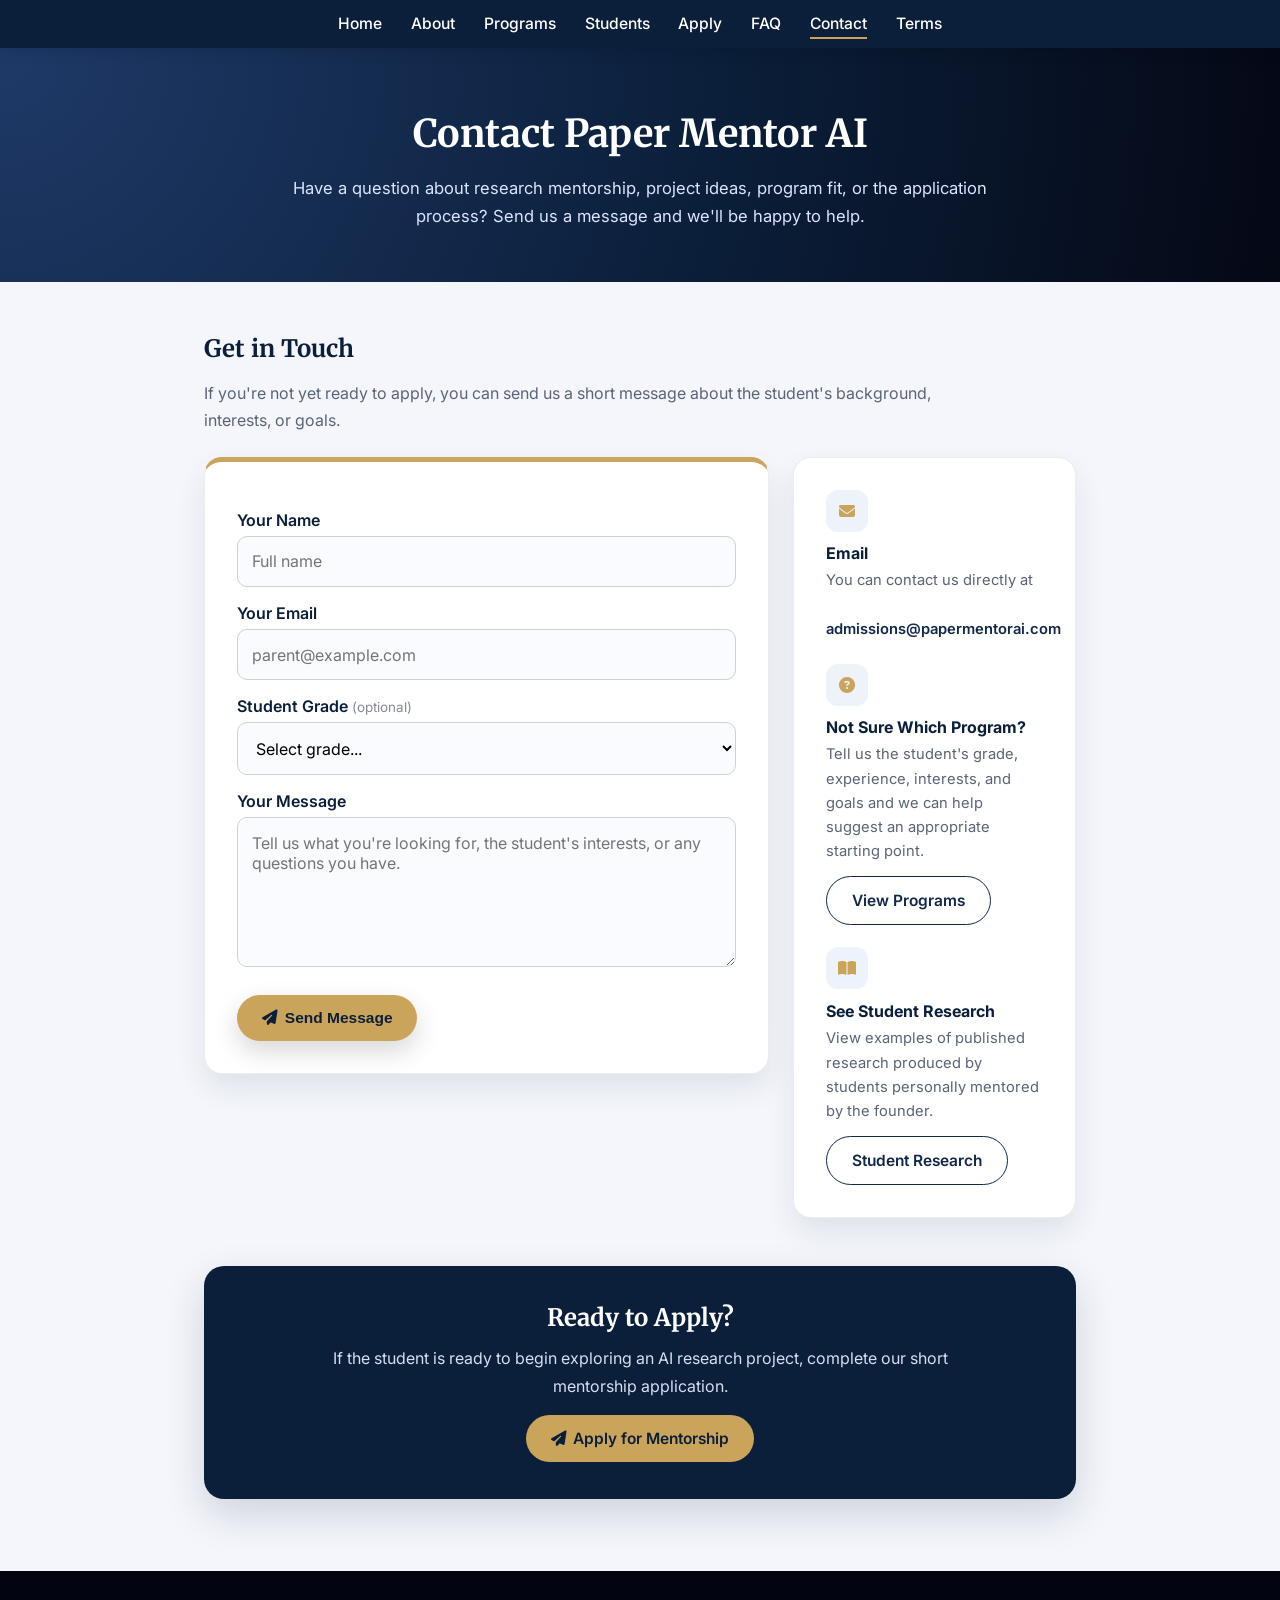
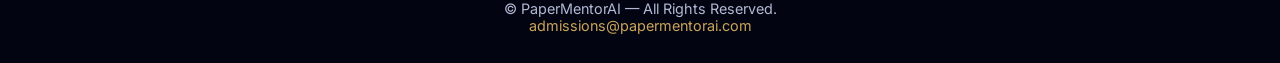
<file: contact.html>
<!DOCTYPE html>
<html lang="en">

<head>
    <meta charset="UTF-8">
    <meta name="viewport" content="width=device-width, initial-scale=1.0">

    <title>Contact | Paper Mentor AI</title>

    <!-- Fonts & Icons -->
    <link
        href="https://fonts.googleapis.com/css2?family=Inter:wght@300;400;500;600;700&family=Merriweather:wght@600;700&display=swap"
        rel="stylesheet"
    >

    <link
        rel="stylesheet"
        href="https://cdnjs.cloudflare.com/ajax/libs/font-awesome/6.5.0/css/all.min.css"
    >

    <style>

        :root {
            --navy-deep: #0B1F3A;
            --navy-soft: #12284A;
            --gold: #CBA45B;
            --gold-soft: #DCC394;
            --bg-light: #F4F6FB;
            --card-bg: #E8EEF8;
            --text-main: #1B1F2A;
            --text-muted: #5B6475;
        }

        * {
            box-sizing: border-box;
        }

        html {
            scroll-behavior: smooth;
        }

        body {
            margin: 0;
            font-family: 'Inter', sans-serif;
            background: var(--bg-light);
            color: var(--text-main);
        }

        /* NAVIGATION */

        nav {
            background: var(--navy-deep);
            padding: 0.9em 1.5em;

            display: flex;
            justify-content: center;
            gap: 1.8em;

            position: sticky;
            top: 0;

            z-index: 20;

            box-shadow:
                0 4px 14px rgba(0,0,0,0.12);
        }

        nav a {
            color: #ffffff;

            text-decoration: none;

            font-weight: 500;

            font-size: 0.98em;

            position: relative;
        }

        nav a::after {
            content: "";

            position: absolute;

            left: 0;
            bottom: -0.35em;

            width: 0;
            height: 2px;

            background: var(--gold);

            transition: width 0.25s ease;
        }

        nav a:hover::after,
        nav a.active::after {
            width: 100%;
        }

        /* HERO */

        .hero-contact {
            background:
                radial-gradient(
                    circle at top left,
                    #1F3A68,
                    #0B1F3A 55%,
                    #050815 100%
                );

            padding: 3.8em 1.5em 3.2em;

            text-align: center;

            color: white;
        }

        .hero-contact h1 {
            font-family: 'Merriweather', serif;

            font-size: 2.4em;

            margin: 0 0 0.45em;
        }

        .hero-contact p {
            font-size: 1.04em;

            color: #dde4ff;

            max-width: 700px;

            margin: 0 auto;

            line-height: 1.7;
        }

        /* PAGE */

        .contact-section {
            max-width: 920px;

            margin: 3.2em auto 4.5em;

            padding: 0 1.5em;
        }

        .contact-section h2 {
            font-family: 'Merriweather', serif;

            color: var(--navy-deep);

            font-size: 1.5em;

            margin-bottom: 0.5em;
        }

        .section-subtitle {
            color: var(--text-muted);

            line-height: 1.7;

            margin-bottom: 1.4em;

            max-width: 760px;
        }

        /* CONTACT GRID */

        .contact-grid {
            display: grid;

            grid-template-columns:
                minmax(0, 1.6fr)
                minmax(260px, 0.8fr);

            gap: 1.5em;

            align-items: start;
        }

        .contact-card {
            background: white;

            padding: 2em;

            border-radius: 18px;

            box-shadow:
                0 14px 30px rgba(11,31,58,0.09);

            border:
                1px solid rgba(11,31,58,0.08);
        }

        .contact-card.primary-card {
            border-top: 5px solid var(--gold);
        }

        /* FORM */

        form label {
            display: block;

            margin-top: 1em;

            font-weight: 600;

            color: var(--navy-deep);
        }

        .optional {
            color: #858b98;

            font-weight: 400;

            font-size: 0.84em;
        }

        form input,
        form select,
        form textarea {
            width: 100%;

            padding: 0.9em;

            margin-top: 0.4em;

            border-radius: 10px;

            border: 1px solid #ccd1da;

            font-size: 1em;

            font-family: inherit;

            background: #F9FBFF;

            transition:
                border-color 0.2s ease,
                box-shadow 0.2s ease;
        }

        form input:focus,
        form select:focus,
        form textarea:focus {
            outline: none;

            border-color: var(--navy-soft);

            box-shadow:
                0 0 0 3px rgba(18,40,74,0.08);
        }

        textarea {
            resize: vertical;

            min-height: 150px;
        }

        /* BUTTONS */

        .submit-btn,
        .btn-primary,
        .btn-secondary {
            border-radius: 999px;

            padding: 0.9em 1.6em;

            text-decoration: none;

            font-weight: 600;

            font-size: 0.97em;

            display: inline-flex;

            align-items: center;

            gap: 0.45em;

            transition: all 0.2s ease;
        }

        .submit-btn {
            margin-top: 1.5em;

            border: none;

            background: var(--gold);

            color: var(--navy-deep);

            cursor: pointer;

            box-shadow:
                0 10px 26px rgba(0,0,0,0.16);
        }

        .submit-btn:hover {
            background: var(--gold-soft);

            transform: translateY(-1px);
        }

        .submit-btn:disabled {
            opacity: 0.65;

            cursor: wait;

            transform: none;
        }

        .btn-primary {
            background: var(--gold);

            color: var(--navy-deep);

            margin-top: 1em;
        }

        .btn-primary:hover {
            background: var(--gold-soft);
        }

        .btn-secondary {
            color: var(--navy-soft);

            border: 1px solid var(--navy-soft);

            margin-top: 0.8em;
        }

        .btn-secondary:hover {
            background: rgba(18,40,74,0.06);
        }

        /* INFO CARD */

        .info-item {
            margin-bottom: 1.4em;
        }

        .info-item:last-child {
            margin-bottom: 0;
        }

        .info-icon {
            width: 42px;
            height: 42px;

            display: flex;
            align-items: center;
            justify-content: center;

            border-radius: 12px;

            background: #EEF2F9;

            color: var(--gold);

            margin-bottom: 0.7em;
        }

        .info-item h3 {
            color: var(--navy-deep);

            font-size: 1em;

            margin: 0 0 0.35em;
        }

        .info-item p {
            color: var(--text-muted);

            line-height: 1.65;

            margin: 0;

            font-size: 0.92em;
        }

        .info-item a {
            color: var(--navy-soft);

            font-weight: 600;

            text-decoration: none;
        }

        .info-item a:hover {
            text-decoration: underline;
        }

        /* ERROR */

        .error-message {
            padding: 1.1em;

            background: #ffe1e1;

            color: #942a2a;

            border-radius: 10px;

            text-align: center;

            margin-top: 1.4em;

            display: none;
        }

        /* TOAST */

        .toast-message {
            position: fixed;

            left: 50%;
            bottom: 30px;

            transform:
                translateX(-50%)
                translateY(20px);

            background: var(--navy-deep);

            color: white;

            padding: 1em 1.4em;

            border-radius: 12px;

            box-shadow:
                0 12px 32px rgba(0,0,0,0.22);

            font-size: 0.95em;

            font-weight: 600;

            opacity: 0;

            visibility: hidden;

            pointer-events: none;

            transition:
                all 0.25s ease;

            z-index: 1000;

            max-width:
                calc(100% - 32px);

            text-align: center;
        }

        .toast-message.show {
            opacity: 1;

            visibility: visible;

            transform:
                translateX(-50%)
                translateY(0);
        }

        .toast-message i {
            color: var(--gold);

            margin-right: 0.45em;
        }

        /* CTA */

        .final-cta {
            margin-top: 3em;

            background: var(--navy-deep);

            color: white;

            border-radius: 20px;

            padding: 2.3em 1.8em;

            text-align: center;

            box-shadow:
                0 16px 40px rgba(11,31,58,0.16);
        }

        .final-cta h2 {
            color: white;

            margin-top: 0;
        }

        .final-cta p {
            max-width: 650px;

            margin: 0 auto;

            color: #d7def3;

            line-height: 1.7;
        }

        footer {
            background: #020511;

            color: #b3b9d4;

            text-align: center;

            padding: 2em 1em;

            font-size: 0.9em;
        }

        footer a {
            color: var(--gold);

            text-decoration: none;
        }

        @media (max-width: 820px) {

            .contact-grid {
                grid-template-columns: 1fr;
            }

        }

        @media (max-width: 720px) {

            nav {
                flex-wrap: wrap;

                gap: 1em;
            }

            .hero-contact h1 {
                font-size: 2em;
            }

        }

    </style>
</head>

<body>


<nav>

    <a href="index.html">Home</a>
    <a href="about.html">About</a>
    <a href="programs.html">Programs</a>
    <a href="students.html">Students</a>
    <a href="apply.html">Apply</a>
    <a href="faq.html">FAQ</a>
    <a href="contact.html" class="active">Contact</a>
    <a href="terms.html">Terms</a>

</nav>


<!-- HERO -->

<section class="hero-contact">

    <h1>
        Contact Paper Mentor AI
    </h1>

    <p>
        Have a question about research mentorship, project ideas,
        program fit, or the application process?
        Send us a message and we'll be happy to help.
    </p>

</section>


<section class="contact-section">

    <h2>
        Get in Touch
    </h2>

    <p class="section-subtitle">
        If you're not yet ready to apply, you can send us a short message
        about the student's background, interests, or goals.
    </p>


    <div class="contact-grid">


        <!-- FORM -->

        <div class="contact-card primary-card">

            <form
                id="contactForm"
                action="https://formspree.io/f/xananvqn"
                method="POST"
            >

                <input
                    type="hidden"
                    name="_subject"
                    value="New Paper Mentor AI Contact Message"
                >


                <label>
                    Your Name
                </label>

                <input
                    type="text"
                    name="name"
                    placeholder="Full name"
                    required
                >


                <label>
                    Your Email
                </label>

                <input
                    type="email"
                    name="email"
                    placeholder="parent@example.com"
                    required
                >


                <label>
                    Student Grade
                    <span class="optional">
                        (optional)
                    </span>
                </label>

                <select
                    name="student_grade"
                >

                    <option value="">
                        Select grade...
                    </option>

                    <option>Grade 8</option>
                    <option>Grade 9</option>
                    <option>Grade 10</option>
                    <option>Grade 11</option>
                    <option>Grade 12</option>
                    <option>Other</option>

                </select>


                <label>
                    Your Message
                </label>

                <textarea
                    name="message"
                    placeholder="Tell us what you're looking for, the student's interests, or any questions you have."
                    required
                ></textarea>


                <button
                    class="submit-btn"
                    id="submitButton"
                    type="submit"
                >

                    <i class="fas fa-paper-plane"></i>

                    Send Message

                </button>

            </form>


            <div
                id="error"
                class="error-message"
            >
                We couldn't send your message.
                Please try again or email
                <strong>admissions@papermentorai.com</strong>.
            </div>

        </div>


        <!-- INFORMATION -->

        <div class="contact-card">


            <div class="info-item">

                <div class="info-icon">
                    <i class="fas fa-envelope"></i>
                </div>

                <h3>
                    Email
                </h3>

                <p>
                    You can contact us directly at
                    <br><br>

                    <a href="mailto:admissions@papermentorai.com">
                        admissions@papermentorai.com
                    </a>
                </p>

            </div>


            <div class="info-item">

                <div class="info-icon">
                    <i class="fas fa-circle-question"></i>
                </div>

                <h3>
                    Not Sure Which Program?
                </h3>

                <p>
                    Tell us the student's grade, experience,
                    interests, and goals and we can help suggest
                    an appropriate starting point.
                </p>

                <a
                    href="programs.html"
                    class="btn-secondary"
                >
                    View Programs
                </a>

            </div>


            <div class="info-item">

                <div class="info-icon">
                    <i class="fas fa-book-open"></i>
                </div>

                <h3>
                    See Student Research
                </h3>

                <p>
                    View examples of published research produced
                    by students personally mentored by the founder.
                </p>

                <a
                    href="students.html"
                    class="btn-secondary"
                >
                    Student Research
                </a>

            </div>


        </div>

    </div>


    <!-- CTA -->

    <section class="final-cta">

        <h2>
            Ready to Apply?
        </h2>

        <p>
            If the student is ready to begin exploring an AI research
            project, complete our short mentorship application.
        </p>

        <a
            href="apply.html"
            class="btn-primary"
        >

            <i class="fas fa-paper-plane"></i>

            Apply for Mentorship

        </a>

    </section>

</section>


<!-- SUCCESS TOAST -->

<div
    id="toast"
    class="toast-message"
>

    <i class="fas fa-circle-check"></i>

    Message sent successfully. We'll be in touch soon.

</div>


<footer>

    © PaperMentorAI — All Rights Reserved.

    <br>

    <a href="mailto:admissions@papermentorai.com">
        admissions@papermentorai.com
    </a>

</footer>


<script>

    const form =
        document.getElementById("contactForm");

    const submitButton =
        document.getElementById("submitButton");

    const toast =
        document.getElementById("toast");

    const errorMessage =
        document.getElementById("error");


    function showToast() {

        toast.classList.add("show");

        setTimeout(function() {

            toast.classList.remove("show");

        }, 4000);

    }


    form.addEventListener(
        "submit",

        async function(event) {

            event.preventDefault();

            errorMessage.style.display =
                "none";

            submitButton.disabled =
                true;

            submitButton.innerHTML =
                '<i class="fas fa-spinner fa-spin"></i> Sending...';


            try {

                const response =
                    await fetch(
                        form.action,
                        {

                            method: "POST",

                            body:
                                new FormData(form),

                            headers: {
                                "Accept":
                                    "application/json"
                            }

                        }
                    );


                if (response.ok) {

                    form.reset();

                    showToast();

                    submitButton.disabled =
                        false;

                    submitButton.innerHTML =
                        '<i class="fas fa-paper-plane"></i> Send Message';

                }

                else {

                    throw new Error(
                        "Submission failed"
                    );

                }

            }

            catch (error) {

                errorMessage.style.display =
                    "block";

                submitButton.disabled =
                    false;

                submitButton.innerHTML =
                    '<i class="fas fa-paper-plane"></i> Send Message';

            }

        }
    );

</script>


</body>
</html>
</file>
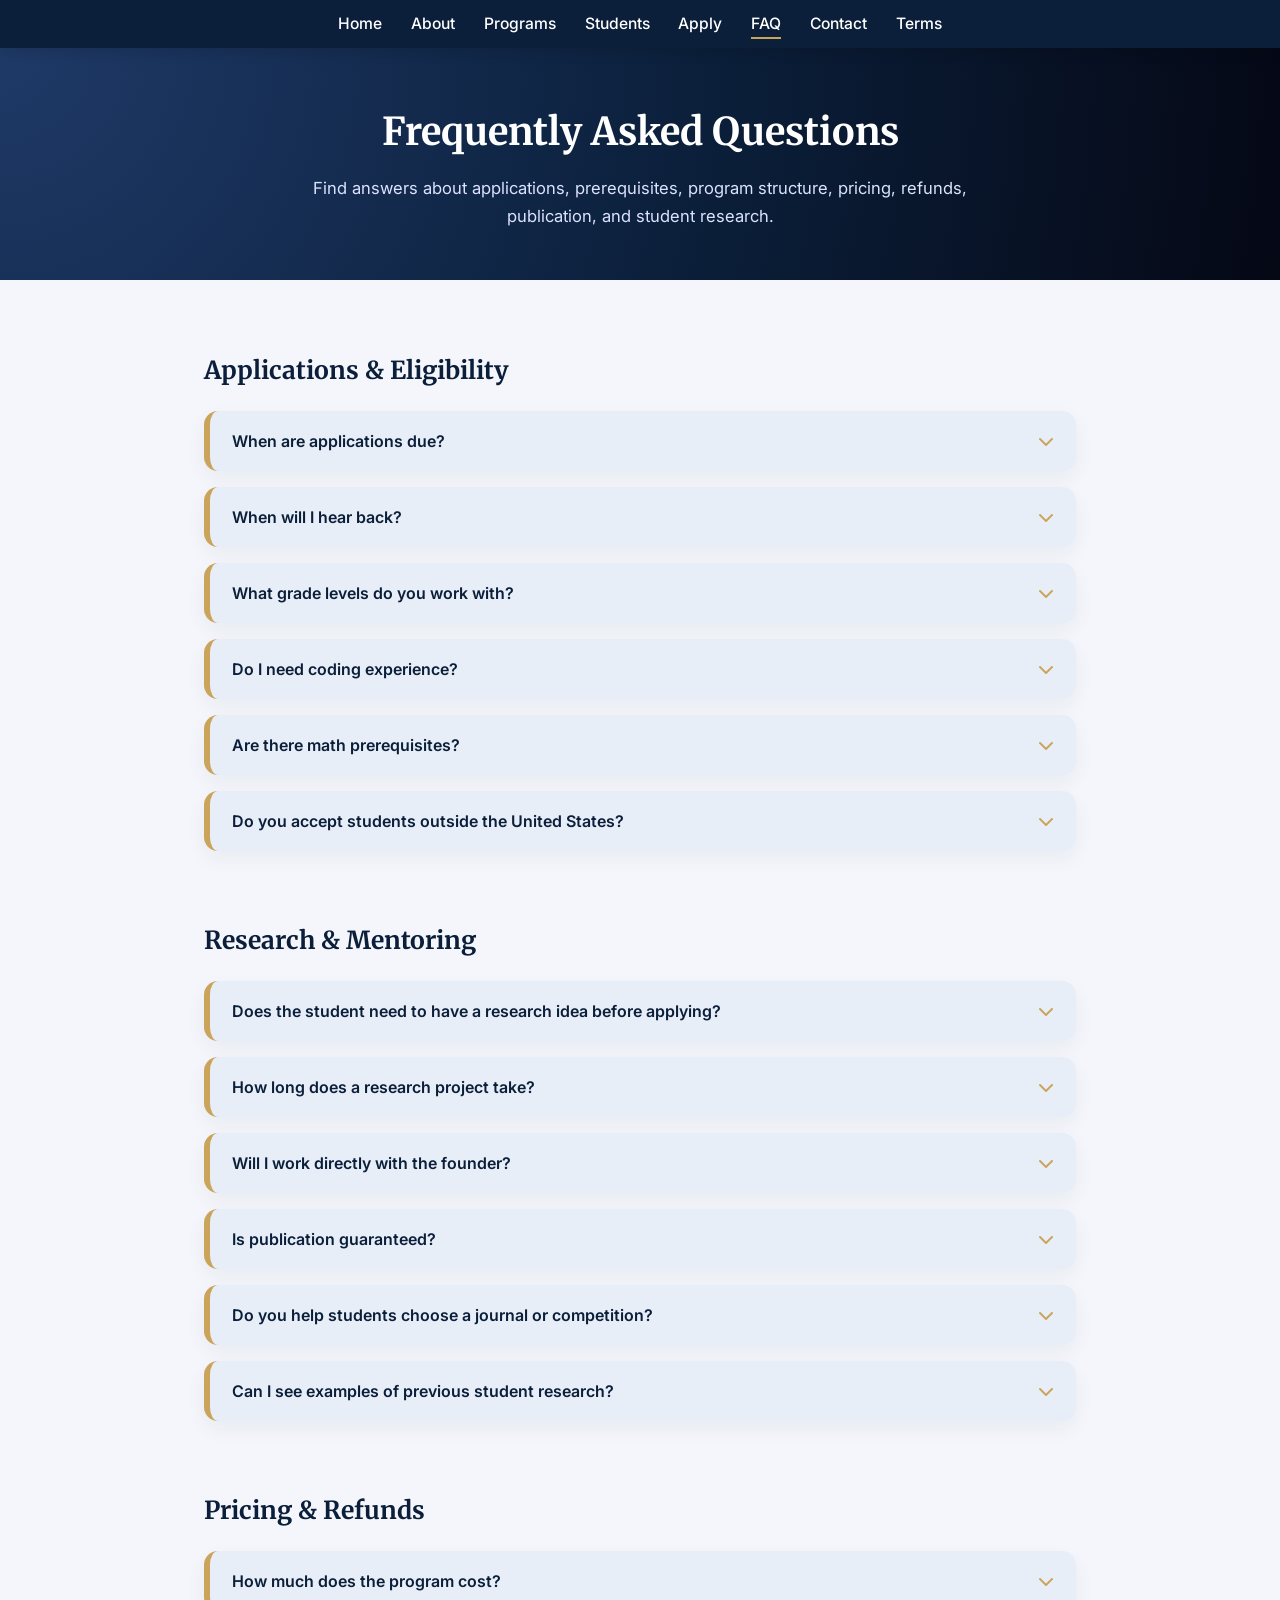
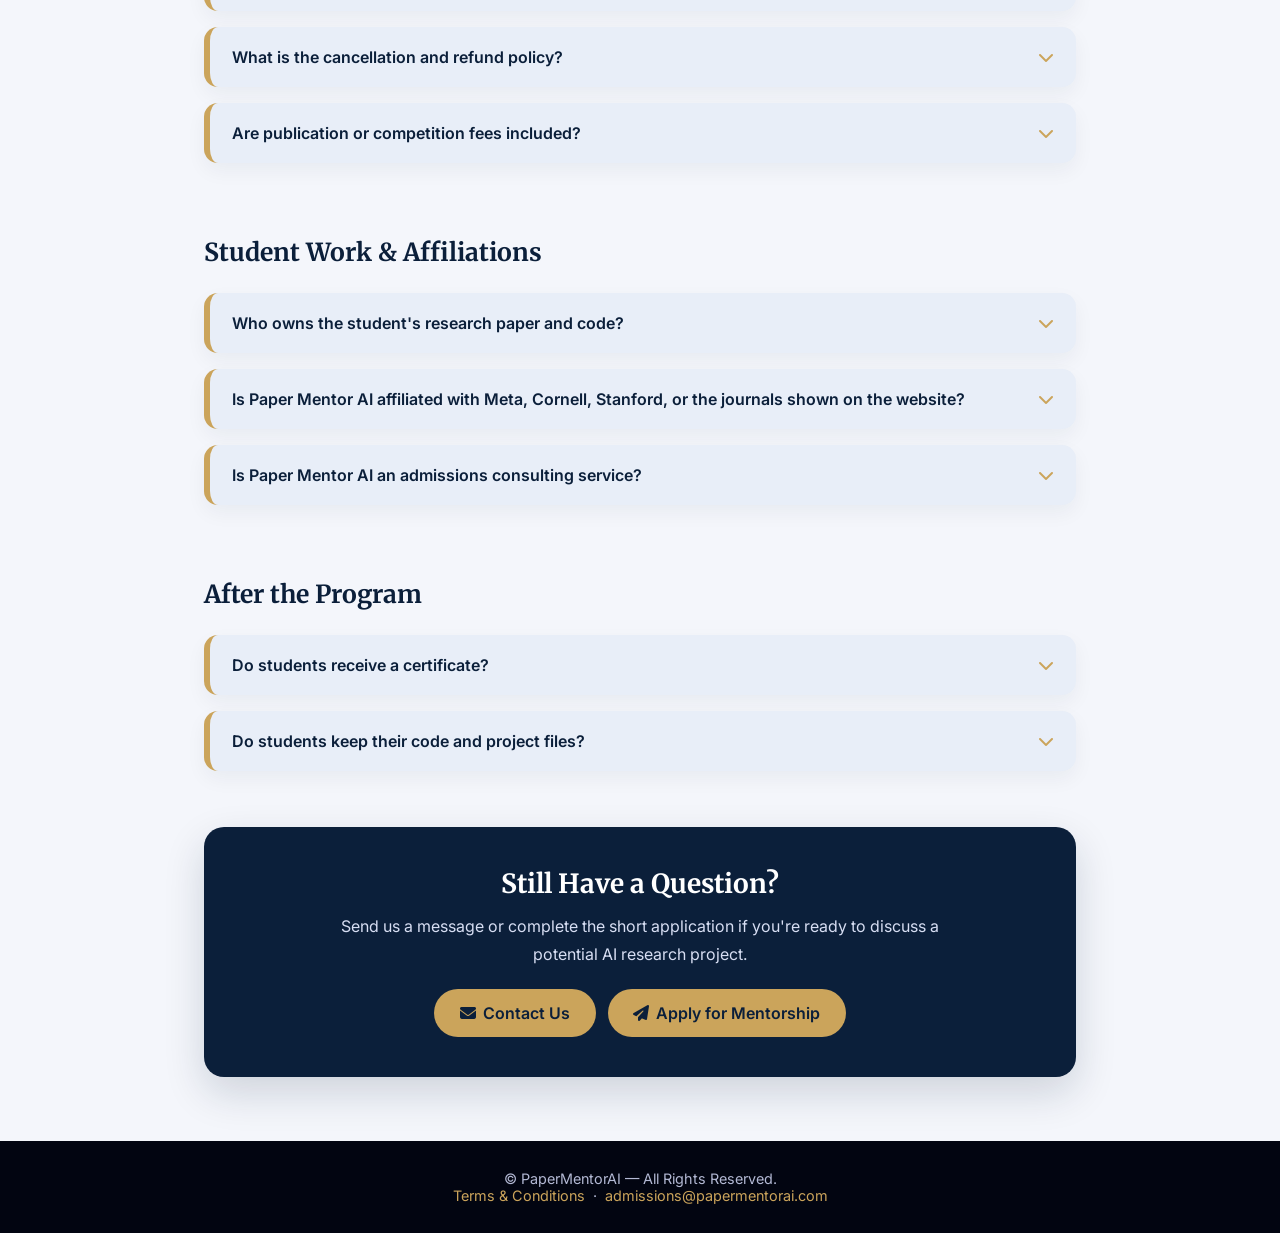
<file: faq.html>
<!DOCTYPE html>
<html lang="en">

<head>
    <meta charset="UTF-8">
    <meta name="viewport" content="width=device-width, initial-scale=1.0">

    <title>FAQ | Paper Mentor AI</title>

    <link
        href="https://fonts.googleapis.com/css2?family=Inter:wght@300;400;500;600;700&family=Merriweather:wght@600;700&display=swap"
        rel="stylesheet"
    >

    <link
        rel="stylesheet"
        href="https://cdnjs.cloudflare.com/ajax/libs/font-awesome/6.5.0/css/all.min.css"
    >

    <style>

        :root {
            --navy-deep: #0B1F3A;
            --navy-soft: #12284A;
            --gold: #CBA45B;
            --gold-soft: #DCC394;
            --bg-light: #F4F6FB;
            --card-bg: #E8EEF8;
            --text-main: #1B1F2A;
            --text-muted: #5B6475;
        }

        * {
            box-sizing: border-box;
        }

        html {
            scroll-behavior: smooth;
        }

        body {
            margin: 0;
            font-family: 'Inter', sans-serif;
            background: var(--bg-light);
            color: var(--text-main);
        }

        /* NAVIGATION */

        nav {
            background: var(--navy-deep);
            padding: 0.9em 1.5em;
            display: flex;
            justify-content: center;
            gap: 1.8em;
            position: sticky;
            top: 0;
            z-index: 20;
            box-shadow: 0 4px 14px rgba(0,0,0,0.12);
        }

        nav a {
            color: #ffffff;
            text-decoration: none;
            font-weight: 500;
            font-size: 0.98em;
            position: relative;
        }

        nav a::after {
            content: "";
            position: absolute;
            left: 0;
            bottom: -0.35em;
            width: 0;
            height: 2px;
            background: var(--gold);
            transition: width 0.25s ease;
        }

        nav a:hover::after,
        nav a.active::after {
            width: 100%;
        }

        /* HERO */

        .hero-faq {
            background:
                radial-gradient(
                    circle at top left,
                    #1F3A68,
                    #0B1F3A 55%,
                    #050815 100%
                );

            padding: 3.7em 1.5em 3.1em;
            color: white;
            text-align: center;
        }

        .hero-faq h1 {
            font-family: 'Merriweather', serif;
            font-size: 2.4em;
            margin: 0 0 0.5em;
        }

        .hero-faq p {
            max-width: 720px;
            margin: 0 auto;
            color: #dce3ff;
            line-height: 1.7;
            font-size: 1.04em;
        }

        /* FAQ */

        .faq-container {
            max-width: 920px;
            margin: 3em auto 4em;
            padding: 0 1.5em;
        }

        h2.section-title {
            font-family: 'Merriweather', serif;
            font-size: 1.55em;
            color: var(--navy-deep);
            margin-top: 3em;
            margin-bottom: 1em;
        }

        .faq-item {
            background: var(--card-bg);
            border-left: 6px solid var(--gold);
            padding: 1.25em 1.4em;
            border-radius: 14px;
            margin-bottom: 1em;
            cursor: pointer;
            transition: 0.25s ease;
            box-shadow: 0 8px 20px rgba(11,31,58,0.05);
        }

        .faq-item:hover {
            background: #dde5f7;
        }

        .faq-question {
            font-weight: 600;
            display: flex;
            justify-content: space-between;
            align-items: center;
            gap: 1em;
            color: var(--navy-deep);
        }

        .faq-question i {
            color: var(--gold);
            flex-shrink: 0;
        }

        .faq-answer {
            display: none;
            padding-top: 0.9em;
            line-height: 1.7;
            color: #303642;
        }

        .faq-answer p {
            margin: 0;
        }

        .faq-answer ul {
            margin: 0.5em 0 0;
            padding-left: 1.2em;
        }

        .faq-answer li {
            margin-bottom: 0.55em;
        }

        .faq-link {
            color: var(--navy-soft);
            font-weight: 600;
            text-decoration: none;
        }

        .faq-link:hover {
            text-decoration: underline;
        }

        /* CTA */

        .final-cta {
            margin-top: 3.5em;
            background: var(--navy-deep);
            color: white;
            border-radius: 20px;
            padding: 2.5em 2em;
            text-align: center;
            box-shadow: 0 16px 40px rgba(11,31,58,0.16);
        }

        .final-cta h2 {
            font-family: 'Merriweather', serif;
            margin: 0 0 0.5em;
            font-size: 1.65em;
        }

        .final-cta p {
            max-width: 660px;
            margin: 0 auto 1.3em;
            line-height: 1.7;
            color: #d7def3;
        }

        .btn-primary {
            display: inline-flex;
            align-items: center;
            gap: 0.45em;

            padding: 0.9em 1.6em;

            border-radius: 999px;

            background: var(--gold);

            color: var(--navy-deep);

            text-decoration: none;

            font-weight: 600;
        }

        .btn-primary:hover {
            background: var(--gold-soft);
        }

        footer {
            background: #020511;
            color: #b3b9d4;
            text-align: center;
            padding: 2em 1em;
            font-size: 0.9em;
        }

        footer a {
            color: var(--gold);
            text-decoration: none;
        }

        @media (max-width: 720px) {

            nav {
                flex-wrap: wrap;
                gap: 1em;
            }

            .hero-faq h1 {
                font-size: 2em;
            }

        }

    </style>
</head>

<body>


<nav>
    <a href="index.html">Home</a>
    <a href="about.html">About</a>
    <a href="programs.html">Programs</a>
    <a href="students.html">Students</a>
    <a href="apply.html">Apply</a>
    <a href="faq.html" class="active">FAQ</a>
    <a href="contact.html">Contact</a>
    <a href="terms.html">Terms</a>
</nav>


<section class="hero-faq">

    <h1>
        Frequently Asked Questions
    </h1>

    <p>
        Find answers about applications, prerequisites, program structure,
        pricing, refunds, publication, and student research.
    </p>

</section>


<div class="faq-container">


    <!-- APPLICATIONS -->

    <h2 class="section-title">
        Applications & Eligibility
    </h2>


    <div class="faq-item">

        <div class="faq-question">
            When are applications due?
            <i class="fas fa-chevron-down"></i>
        </div>

        <div class="faq-answer">
            Applications are reviewed on a rolling basis.
            Students can apply throughout the year, subject to mentor availability.
        </div>

    </div>


    <div class="faq-item">

        <div class="faq-question">
            When will I hear back?
            <i class="fas fa-chevron-down"></i>
        </div>

        <div class="faq-answer">
            Most applicants receive an initial response within 1–2 business days.
        </div>

    </div>


    <div class="faq-item">

        <div class="faq-question">
            What grade levels do you work with?
            <i class="fas fa-chevron-down"></i>
        </div>

        <div class="faq-answer">
            Paper Mentor AI primarily works with ambitious high-school students.
            Project scope and technical depth are adapted to each student's age,
            background, and experience.
        </div>

    </div>


    <div class="faq-item">

        <div class="faq-question">
            Do I need coding experience?
            <i class="fas fa-chevron-down"></i>
        </div>

        <div class="faq-answer">
            No. Beginner-friendly projects are available, and the technical level
            can be adapted to the student. More advanced projects may require or
            gradually build stronger Python and machine-learning skills.
        </div>

    </div>


    <div class="faq-item">

        <div class="faq-question">
            Are there math prerequisites?
            <i class="fas fa-chevron-down"></i>
        </div>

        <div class="faq-answer">
            Advanced mathematics is not required for every project.
            The necessary concepts are introduced at a level appropriate
            for the student's project and existing background.
        </div>

    </div>


    <div class="faq-item">

        <div class="faq-question">
            Do you accept students outside the United States?
            <i class="fas fa-chevron-down"></i>
        </div>

        <div class="faq-answer">
            Yes. Mentoring is conducted online, so students can participate
            from the United States or internationally, subject to scheduling
            and mentor availability.
        </div>

    </div>



    <!-- PROGRAM -->

    <h2 class="section-title">
        Research & Mentoring
    </h2>


    <div class="faq-item">

        <div class="faq-question">
            Does the student need to have a research idea before applying?
            <i class="fas fa-chevron-down"></i>
        </div>

        <div class="faq-answer">
            No. Many students begin with a broad area of interest.
            The mentor can help narrow that interest into a realistic,
            focused research question.
        </div>

    </div>


    <div class="faq-item">

        <div class="faq-question">
            How long does a research project take?
            <i class="fas fa-chevron-down"></i>
        </div>

        <div class="faq-answer">
            It depends on the student's experience, project complexity,
            and how much independent work is completed between sessions.
            A foundations project may take around 8 sessions, while a
            full research-paper project typically takes 12–16 or more sessions.
        </div>

    </div>


    <div class="faq-item">

        <div class="faq-question">
            Will I work directly with the founder?
            <i class="fas fa-chevron-down"></i>
        </div>

        <div class="faq-answer">
            Mentor assignment depends on project area, availability,
            and student fit. Some students may work directly with founder
            Odysseas Drosis, while others may be matched with another
            suitable mentor.
        </div>

    </div>


    <div class="faq-item">

        <div class="faq-question">
            Is publication guaranteed?
            <i class="fas fa-chevron-down"></i>
        </div>

        <div class="faq-answer">
            No. Publication is never guaranteed. Mentors can help students
            develop strong research, improve their paper, identify appropriate
            venues, and prepare a submission, but acceptance decisions are made
            independently by journals, conferences, or competitions.
        </div>

    </div>


    <div class="faq-item">

        <div class="faq-question">
            Do you help students choose a journal or competition?
            <i class="fas fa-chevron-down"></i>
        </div>

        <div class="faq-answer">
            Yes. For projects that are sufficiently developed, mentors can help
            identify potentially suitable journals, competitions, or research
            showcases and explain the submission requirements.
        </div>

    </div>


    <div class="faq-item">

        <div class="faq-question">
            Can I see examples of previous student research?
            <i class="fas fa-chevron-down"></i>
        </div>

        <div class="faq-answer">
            Yes. You can view selected publicly available student research on our
            <a href="students.html" class="faq-link">Student Research page</a>.
        </div>

    </div>



    <!-- PRICING -->

    <h2 class="section-title">
        Pricing & Refunds
    </h2>


    <div class="faq-item">

        <div class="faq-question">
            How much does the program cost?
            <i class="fas fa-chevron-down"></i>
        </div>

        <div class="faq-answer">

            The standard mentoring rate is
            <strong>$100 per hour</strong>.

            Students purchasing 10 or more mentoring hours receive a
            <strong>10% package discount</strong>.

        </div>

    </div>


    <div class="faq-item">

        <div class="faq-question">
            What is the cancellation and refund policy?
            <i class="fas fa-chevron-down"></i>
        </div>

        <div class="faq-answer">

            <ul>

                <li>
                    <strong>Free cancellation after the first meeting:</strong>
                    if you decide not to continue after Session 1,
                    the remaining unused prepaid sessions are fully refunded.
                </li>

                <li>
                    <strong>Refund of unused sessions at any time:</strong>
                    if you stop the program later, any remaining unused prepaid
                    mentoring hours are refunded on a pro-rated basis.
                </li>

                <li>
                    <strong>No cancellation penalty</strong> is charged for unused sessions.
                </li>

            </ul>

            Please review the
            <a href="terms.html" class="faq-link">Terms & Conditions</a>
            for the complete policy.

        </div>

    </div>


    <div class="faq-item">

        <div class="faq-question">
            Are publication or competition fees included?
            <i class="fas fa-chevron-down"></i>
        </div>

        <div class="faq-answer">
            No. Any journal fees, competition entry fees, software subscriptions,
            cloud-computing charges, or other third-party expenses are separate
            unless explicitly stated otherwise.
        </div>

    </div>



    <!-- OWNERSHIP / AFFILIATION -->

    <h2 class="section-title">
        Student Work & Affiliations
    </h2>


    <div class="faq-item">

        <div class="faq-question">
            Who owns the student's research paper and code?
            <i class="fas fa-chevron-down"></i>
        </div>

        <div class="faq-answer">
            The student's original research work, code, analysis, and paper remain
            the student's work. Paper Mentor AI may retain ownership of its own
            teaching materials, templates, curriculum, and internal resources.
            Third-party datasets and software remain subject to their respective licenses.
        </div>

    </div>


    <div class="faq-item">

        <div class="faq-question">
            Is Paper Mentor AI affiliated with Meta, Cornell, Stanford, or the journals shown on the website?
            <i class="fas fa-chevron-down"></i>
        </div>

        <div class="faq-answer">
            No. Institutional names are used only to describe the professional,
            educational, mentoring, or publication backgrounds of individuals
            and student work. These organizations do not sponsor, endorse,
            or operate Paper Mentor AI.
        </div>

    </div>


    <div class="faq-item">

        <div class="faq-question">
            Is Paper Mentor AI an admissions consulting service?
            <i class="fas fa-chevron-down"></i>
        </div>

        <div class="faq-answer">
            No. Paper Mentor AI focuses on research mentorship, technical learning,
            project development, and scientific writing. We do not guarantee
            university admission or other admissions outcomes.
        </div>

    </div>



    <!-- AFTER -->

    <h2 class="section-title">
        After the Program
    </h2>


    <div class="faq-item">

        <div class="faq-question">
            Do students receive a certificate?
            <i class="fas fa-chevron-down"></i>
        </div>

        <div class="faq-answer">
            Students who complete an agreed research project or mentoring track
            may receive a completion certificate.
        </div>

    </div>


    <div class="faq-item">

        <div class="faq-question">
            Do students keep their code and project files?
            <i class="fas fa-chevron-down"></i>
        </div>

        <div class="faq-answer">
            Yes. Students retain access to their own research work and project files,
            subject to any third-party licenses or platform restrictions.
        </div>

    </div>



    <!-- CTA -->

    <section class="final-cta">

        <h2>
            Still Have a Question?
        </h2>

        <p>
            Send us a message or complete the short application if you're ready
            to discuss a potential AI research project.
        </p>

        <a
            href="contact.html"
            class="btn-primary"
        >
            <i class="fas fa-envelope"></i>
            Contact Us
        </a>

        &nbsp;

        <a
            href="apply.html"
            class="btn-primary"
        >
            <i class="fas fa-paper-plane"></i>
            Apply for Mentorship
        </a>

    </section>


</div>


<footer>

    © PaperMentorAI — All Rights Reserved.

    <br>

    <a href="terms.html">
        Terms & Conditions
    </a>

    &nbsp;·&nbsp;

    <a href="mailto:admissions@papermentorai.com">
        admissions@papermentorai.com
    </a>

</footer>


<script>

    document.querySelectorAll(".faq-item").forEach(item => {

        item.addEventListener("click", () => {

            const answer =
                item.querySelector(".faq-answer");

            const icon =
                item.querySelector(".faq-question i");

            const isOpen =
                answer.style.display === "block";


            answer.style.display =
                isOpen ? "none" : "block";


            icon.classList.toggle(
                "fa-chevron-down"
            );

            icon.classList.toggle(
                "fa-chevron-up"
            );

        });

    });

</script>


</body>

</html>
</file>
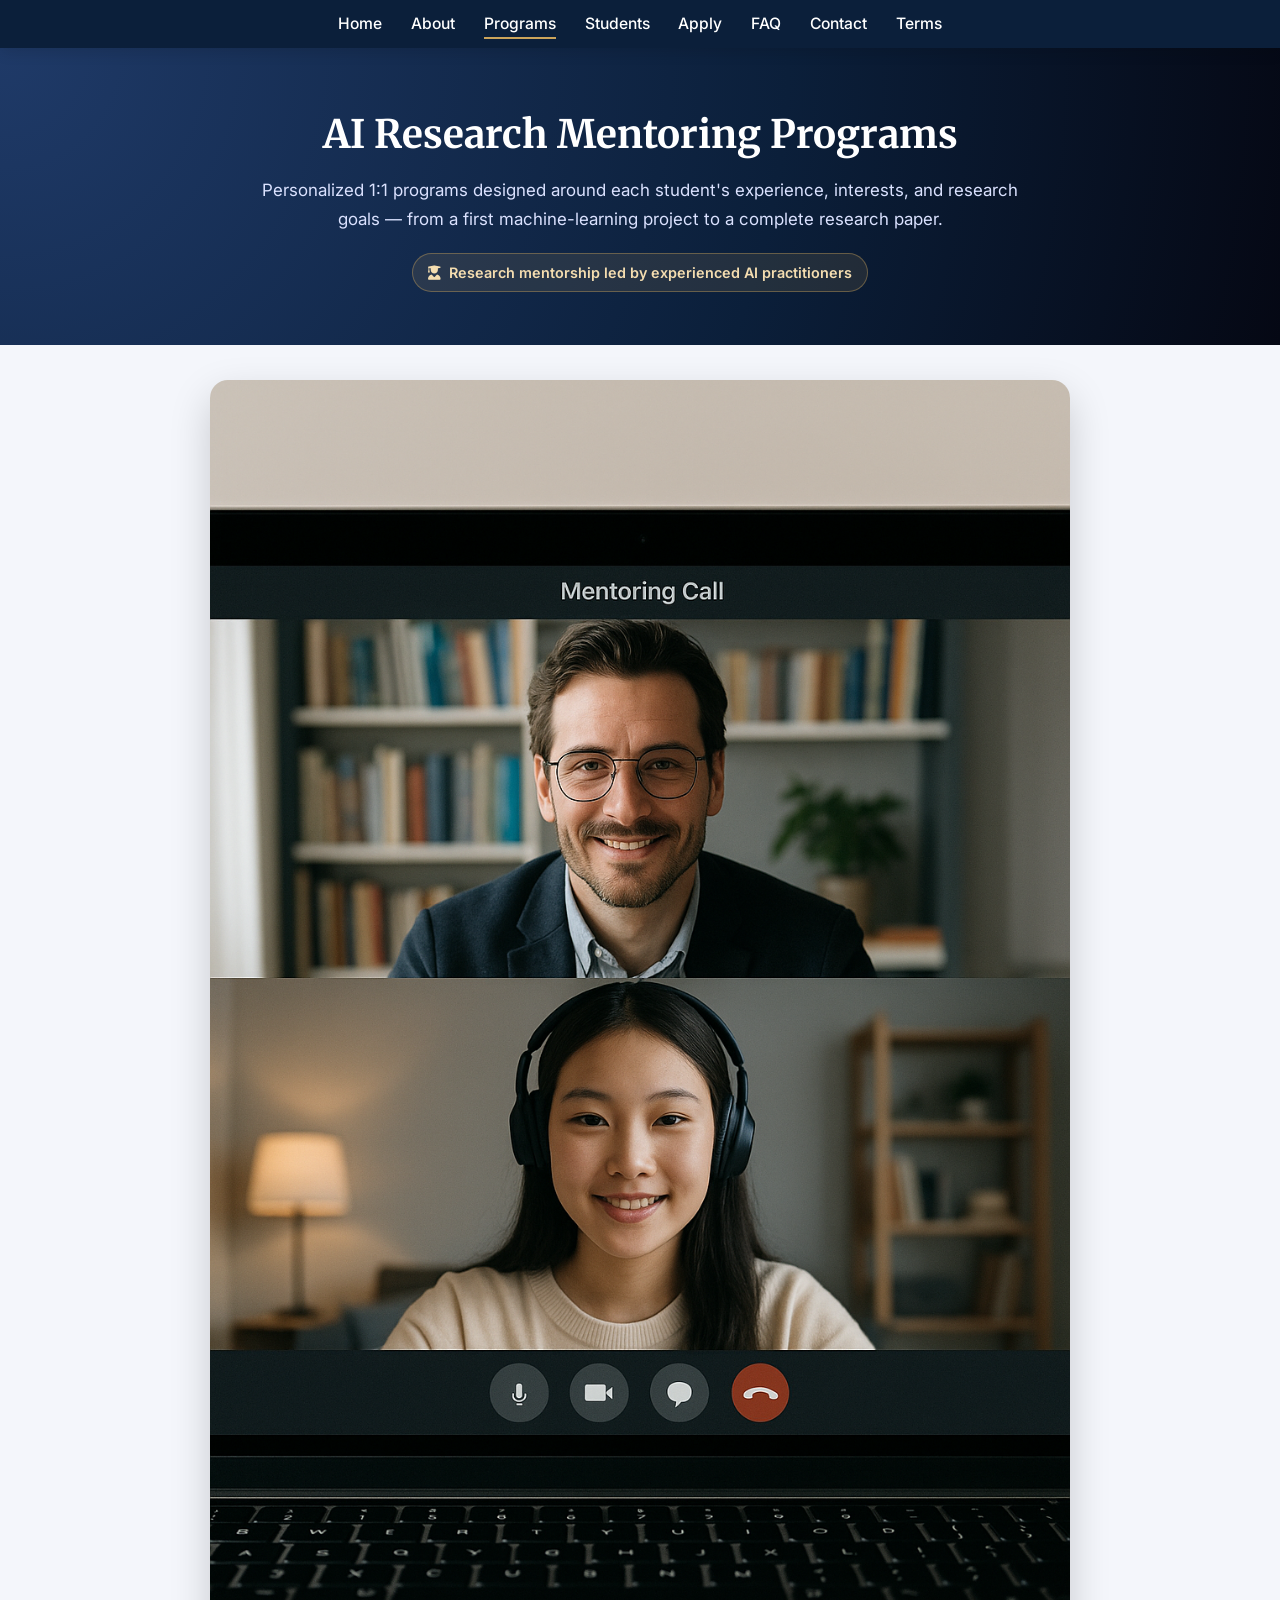
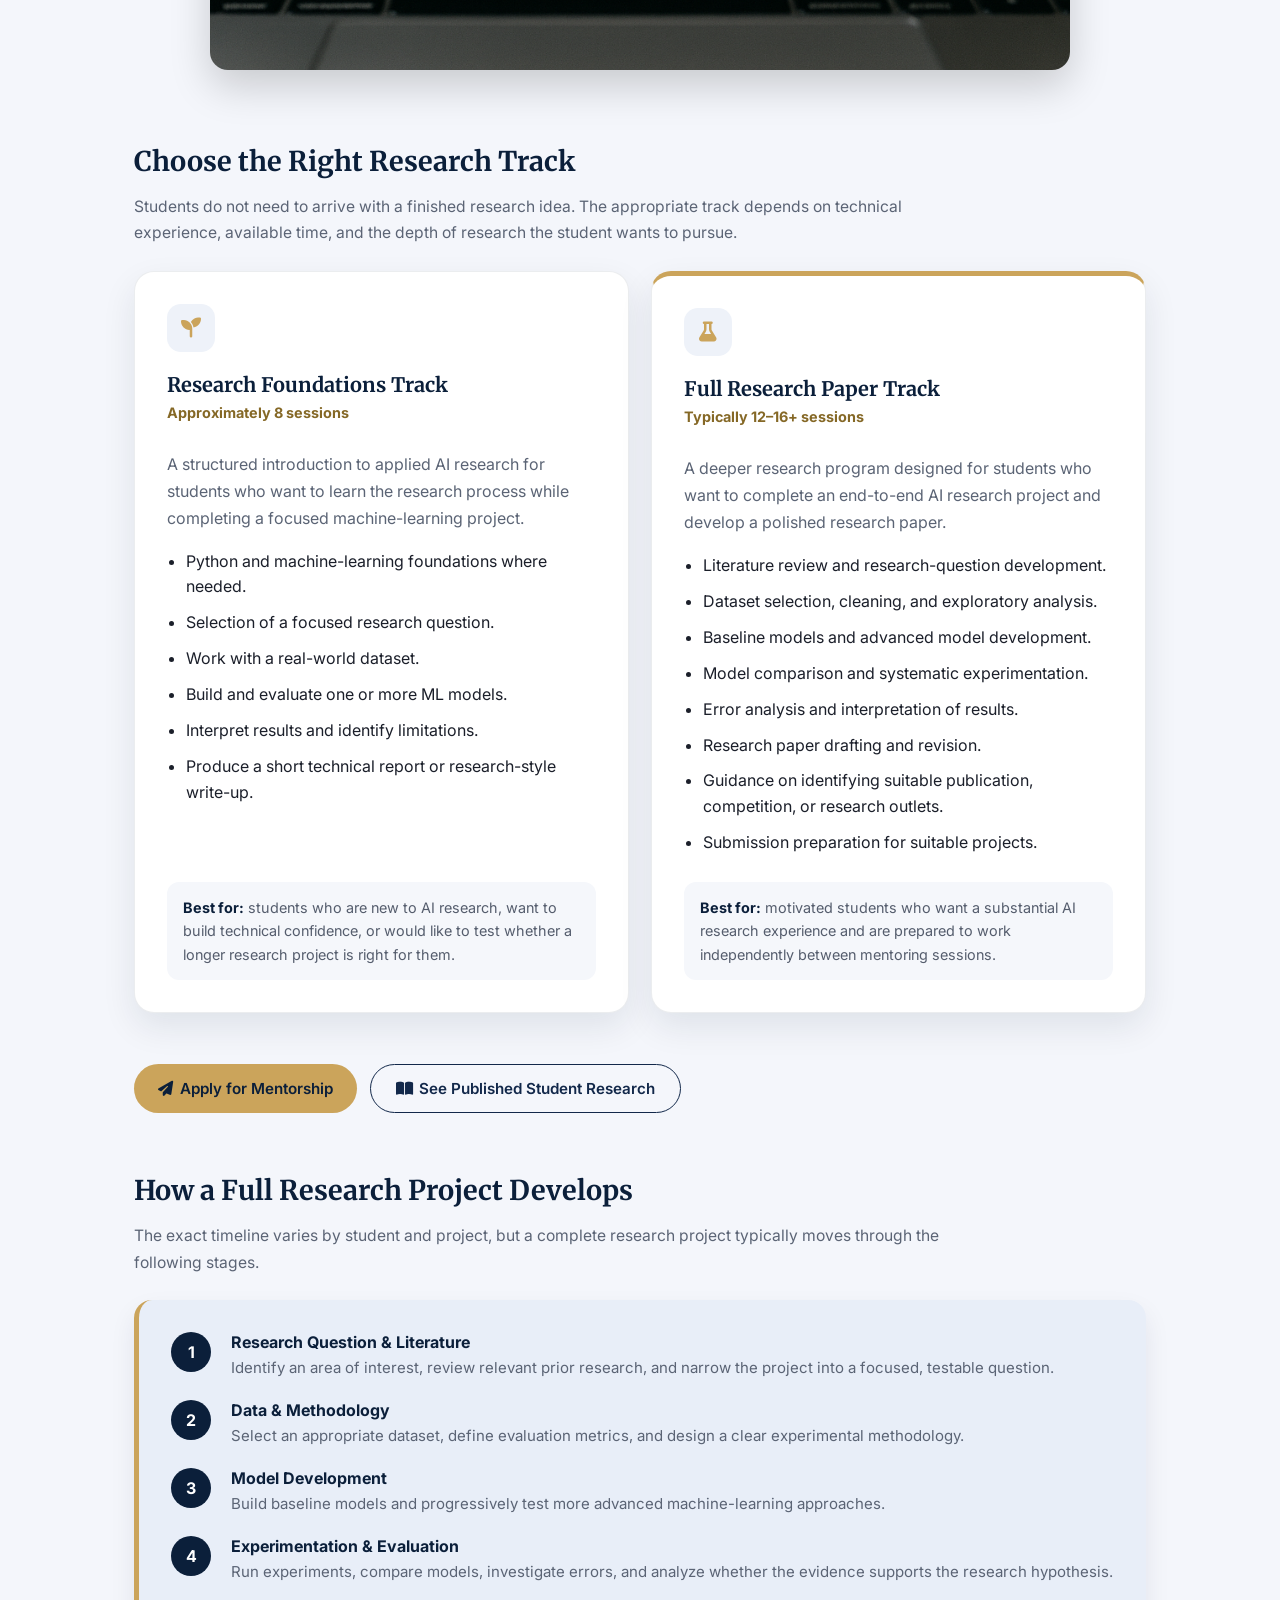
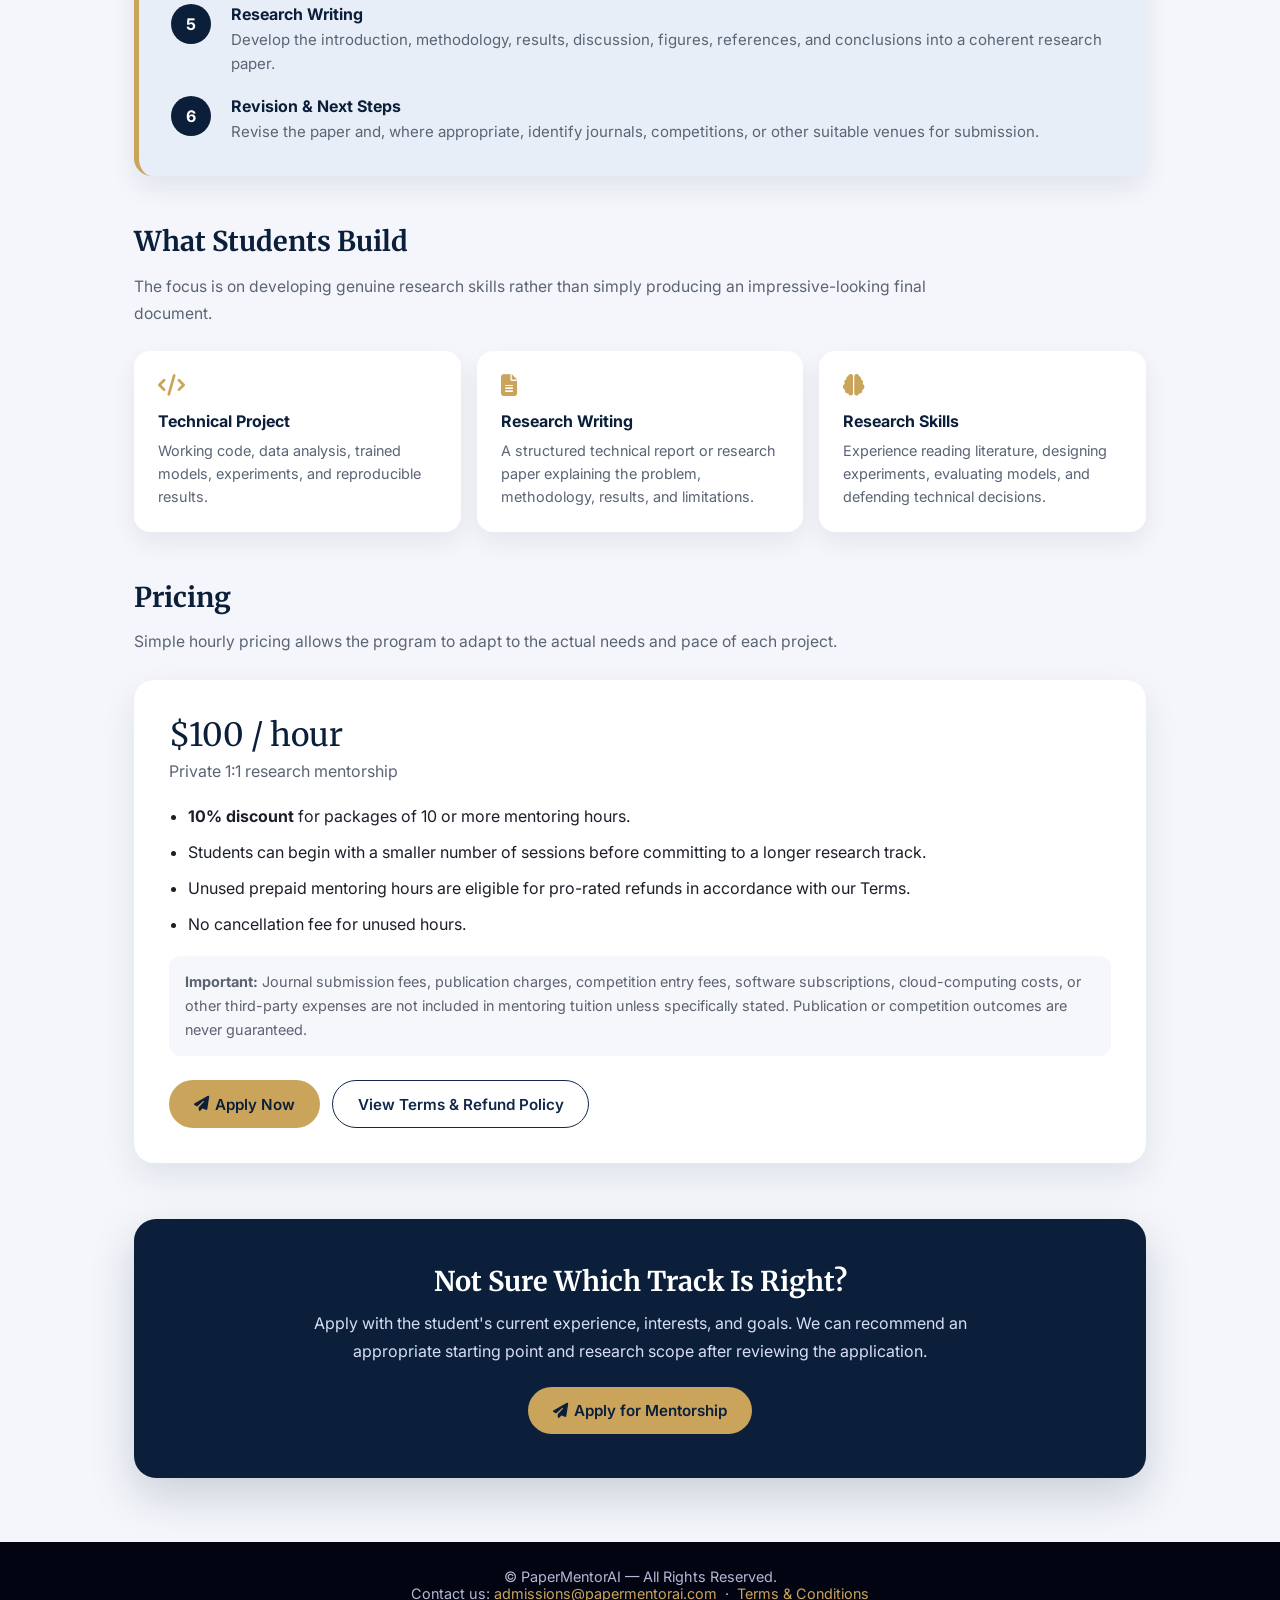
<file: programs.html>
<!DOCTYPE html>
<html lang="en">

<head>
    <meta charset="UTF-8">
    <meta name="viewport" content="width=device-width, initial-scale=1.0">

    <title>Programs | Paper Mentor AI</title>

    <link
        href="https://fonts.googleapis.com/css2?family=Inter:wght@300;400;500;600;700&family=Merriweather:wght@600;700&display=swap"
        rel="stylesheet"
    >

    <link
        rel="stylesheet"
        href="https://cdnjs.cloudflare.com/ajax/libs/font-awesome/6.5.0/css/all.min.css"
    >

    <style>

        :root {
            --navy-deep: #0B1F3A;
            --navy-soft: #12284A;
            --gold: #CBA45B;
            --gold-soft: #DCC394;
            --bg-light: #F4F6FB;
            --card-bg: #E8EEF8;
            --card-white: #FFFFFF;
            --text-main: #1B1F2A;
            --text-muted: #5B6475;
        }

        * {
            box-sizing: border-box;
        }

        html {
            scroll-behavior: smooth;
        }

        body {
            margin: 0;
            background: var(--bg-light);
            font-family: 'Inter', sans-serif;
            color: var(--text-main);
        }

        /* NAVIGATION */

        nav {
            background: var(--navy-deep);
            padding: 0.9em 1.5em;
            display: flex;
            justify-content: center;
            gap: 1.8em;
            position: sticky;
            top: 0;
            z-index: 20;
            box-shadow: 0 4px 14px rgba(0,0,0,0.12);
        }

        nav a {
            color: #fff;
            text-decoration: none;
            font-weight: 500;
            position: relative;
            font-size: 0.98em;
        }

        nav a::after {
            content: "";
            position: absolute;
            left: 0;
            bottom: -0.35em;
            width: 0;
            height: 2px;
            background: var(--gold);
            transition: width 0.25s ease;
        }

        nav a:hover::after,
        nav a.active::after {
            width: 100%;
        }

        /* HERO */

        .hero {
            background: radial-gradient(
                circle at top left,
                #1F3A68,
                #0B1F3A 60%,
                #050814 100%
            );

            color: white;
            text-align: center;
            padding: 3.8em 1.8em 3.3em;
        }

        .hero h1 {
            font-family: 'Merriweather', serif;
            margin: 0 0 0.45em;
            font-size: 2.45em;
        }

        .hero p {
            max-width: 760px;
            margin: 0 auto;
            font-size: 1.06em;
            color: #dbe2ff;
            line-height: 1.72;
        }

        .hero-note {
            margin-top: 1.3em;
            display: inline-flex;
            align-items: center;
            gap: 0.5em;

            padding: 0.7em 1.1em;

            border-radius: 999px;

            background: rgba(203,164,91,0.13);
            border: 1px solid rgba(203,164,91,0.4);

            color: #f4ddb0;
            font-size: 0.9em;
            font-weight: 600;
        }

        .programs-hero-image {
            width: calc(100% - 3em);
            max-width: 860px;
            margin: 2.2em auto 0;
            display: block;
            border-radius: 18px;
            box-shadow: 0 16px 40px rgba(0,0,0,0.18);
        }

        main {
            max-width: 1060px;
            margin: 0 auto;
            padding: 3.2em 1.5em 4em;
        }

        h2 {
            font-family: 'Merriweather', serif;
            font-size: 1.7em;
            margin-bottom: 0.45em;
            color: var(--navy-deep);
        }

        .section-subtitle {
            font-size: 0.98em;
            color: var(--text-muted);
            margin-bottom: 1.5em;
            line-height: 1.7;
            max-width: 820px;
        }

        /* TRACKS */

        .tracks-grid {
            display: grid;
            grid-template-columns: repeat(2, minmax(0, 1fr));
            gap: 1.4em;
            margin-bottom: 3.2em;
        }

        .program-card {
            background: white;
            border-radius: 20px;
            padding: 2em;

            box-shadow:
                0 14px 34px rgba(11,31,58,0.09);

            border:
                1px solid rgba(11,31,58,0.08);

            display: flex;
            flex-direction: column;
        }

        .program-card.featured {
            border-top: 5px solid var(--gold);
        }

        .program-icon {
            width: 48px;
            height: 48px;

            border-radius: 14px;

            display: flex;
            align-items: center;
            justify-content: center;

            background: #EEF2F9;

            color: var(--gold);

            font-size: 1.25em;

            margin-bottom: 1em;
        }

        .program-title {
            font-family: 'Merriweather', serif;
            color: var(--navy-deep);
            font-size: 1.25em;
            margin: 0 0 0.35em;
        }

        .program-duration {
            color: #856826;
            font-weight: 700;
            font-size: 0.9em;
            margin-bottom: 1em;
        }

        .program-copy {
            color: var(--text-muted);
            line-height: 1.7;
            margin-bottom: 1em;
        }

        .program-card ul {
            padding-left: 1.2em;
            margin: 0 0 1em;
        }

        .program-card li {
            margin-bottom: 0.65em;
            line-height: 1.6;
        }

        .best-for {
            background: #F5F7FB;
            border-radius: 12px;
            padding: 1em 1.1em;
            font-size: 0.9em;
            line-height: 1.6;
            color: #555d6d;
            margin-top: auto;
        }

        .best-for strong {
            color: var(--navy-deep);
        }

        /* TIMELINE */

        .timeline-card {
            background: var(--card-bg);
            border-radius: 18px;
            padding: 2em;
            border-left: 5px solid var(--gold);
            box-shadow: 0 12px 26px rgba(11,31,58,0.08);
            margin-bottom: 3em;
        }

        .timeline {
            list-style: none;
            padding: 0;
            margin: 0;
        }

        .timeline li {
            display: grid;
            grid-template-columns: 46px minmax(0,1fr);
            gap: 0.9em;
            margin-bottom: 1.25em;
        }

        .timeline li:last-child {
            margin-bottom: 0;
        }

        .timeline-number {
            width: 40px;
            height: 40px;

            border-radius: 50%;

            background: var(--navy-deep);
            color: white;

            display: flex;
            align-items: center;
            justify-content: center;

            font-weight: 700;
        }

        .timeline h3 {
            margin: 0 0 0.25em;
            color: var(--navy-deep);
            font-size: 1em;
        }

        .timeline p {
            margin: 0;
            color: var(--text-muted);
            line-height: 1.6;
            font-size: 0.94em;
        }

        /* PRICING */

        .pricing-card {
            background: white;

            border-radius: 20px;

            padding: 2.2em;

            box-shadow:
                0 14px 34px rgba(11,31,58,0.09);

            margin-bottom: 3em;
        }

        .price-main {
            font-family: 'Merriweather', serif;
            font-size: 2em;
            color: var(--navy-deep);
            margin-bottom: 0.2em;
        }

        .price-subtitle {
            color: var(--text-muted);
            margin-bottom: 1.4em;
        }

        .pricing-list {
            padding-left: 1.2em;
        }

        .pricing-list li {
            margin-bottom: 0.65em;
            line-height: 1.6;
        }

        .pricing-note {
            margin-top: 1.3em;
            padding: 1em 1.1em;
            border-radius: 12px;
            background: #F5F7FB;
            color: #5b6270;
            line-height: 1.65;
            font-size: 0.9em;
        }

        /* OUTCOMES */

        .outcome-grid {
            display: grid;
            grid-template-columns: repeat(3, minmax(0,1fr));
            gap: 1em;
            margin-bottom: 3em;
        }

        .outcome-card {
            background: white;
            border-radius: 16px;
            padding: 1.5em;
            box-shadow: 0 10px 24px rgba(11,31,58,0.07);
        }

        .outcome-card i {
            color: var(--gold);
            font-size: 1.35em;
            margin-bottom: 0.7em;
        }

        .outcome-card h3 {
            color: var(--navy-deep);
            margin: 0 0 0.45em;
            font-size: 1em;
        }

        .outcome-card p {
            color: var(--text-muted);
            margin: 0;
            line-height: 1.6;
            font-size: 0.9em;
        }

        /* BUTTONS */

        .btn-primary,
        .btn-secondary {
            border-radius: 999px;
            padding: 0.9em 1.6em;
            text-decoration: none;
            font-weight: 600;
            font-size: 0.95em;
            display: inline-flex;
            align-items: center;
            gap: 0.45em;
            transition: 0.22s ease;
        }

        .btn-primary {
            background: var(--gold);
            color: var(--navy-deep);
        }

        .btn-primary:hover {
            background: var(--gold-soft);
        }

        .btn-secondary {
            border: 1px solid var(--navy-soft);
            color: var(--navy-soft);
        }

        .btn-secondary:hover {
            background: rgba(18,40,74,0.06);
        }

        .cta-row {
            display: flex;
            flex-wrap: wrap;
            gap: 0.8em;
            margin-top: 1.5em;
        }

        /* FINAL CTA */

        .final-cta {
            background: var(--navy-deep);
            color: white;

            border-radius: 22px;

            padding: 2.8em 2em;

            text-align: center;

            box-shadow:
                0 18px 45px rgba(11,31,58,0.18);

            margin-top: 3.5em;
        }

        .final-cta h2 {
            color: white;
            margin-top: 0;
        }

        .final-cta p {
            color: #d7def3;
            max-width: 720px;
            margin: 0 auto 1.4em;
            line-height: 1.7;
        }

        footer {
            background: #020511;
            color: #b3b9d4;
            text-align: center;
            padding: 1.8em 1.2em;
            font-size: 0.9em;
        }

        footer a {
            color: var(--gold);
            text-decoration: none;
        }

        @media (max-width: 850px) {

            .tracks-grid,
            .outcome-grid {
                grid-template-columns: 1fr;
            }

        }

        @media (max-width: 720px) {

            nav {
                flex-wrap: wrap;
                gap: 1em;
            }

            .hero h1 {
                font-size: 2em;
            }

            .timeline li {
                grid-template-columns: 40px minmax(0,1fr);
            }

        }

    </style>
</head>


<body>


<nav>
    <a href="index.html">Home</a>
    <a href="about.html">About</a>
    <a href="programs.html" class="active">Programs</a>
    <a href="students.html">Students</a>
    <a href="apply.html">Apply</a>
    <a href="faq.html">FAQ</a>
    <a href="contact.html">Contact</a>
    <a href="terms.html">Terms</a>
</nav>



<!-- HERO -->

<section class="hero">

    <h1>
        AI Research Mentoring Programs
    </h1>

    <p>
        Personalized 1:1 programs designed around each student's
        experience, interests, and research goals — from a first
        machine-learning project to a complete research paper.
    </p>

    <div class="hero-note">

        <i class="fas fa-user-graduate"></i>

        Research mentorship led by experienced AI practitioners

    </div>

</section>


<img
    src="assets/images/ChatGPT%20Image%20Nov%2018,%202025,%2002_56_39%20AM.png"
    alt="AI research mentoring"
    class="programs-hero-image"
>



<main>


<!-- TRACKS -->

<section>

    <h2>
        Choose the Right Research Track
    </h2>

    <p class="section-subtitle">
        Students do not need to arrive with a finished research idea.
        The appropriate track depends on technical experience, available
        time, and the depth of research the student wants to pursue.
    </p>


    <div class="tracks-grid">


        <!-- FOUNDATIONS -->

        <div class="program-card">

            <div class="program-icon">
                <i class="fas fa-seedling"></i>
            </div>

            <h3 class="program-title">
                Research Foundations Track
            </h3>

            <div class="program-duration">
                Approximately 8 sessions
            </div>

            <p class="program-copy">
                A structured introduction to applied AI research for students
                who want to learn the research process while completing a
                focused machine-learning project.
            </p>

            <ul>

                <li>
                    Python and machine-learning foundations where needed.
                </li>

                <li>
                    Selection of a focused research question.
                </li>

                <li>
                    Work with a real-world dataset.
                </li>

                <li>
                    Build and evaluate one or more ML models.
                </li>

                <li>
                    Interpret results and identify limitations.
                </li>

                <li>
                    Produce a short technical report or research-style write-up.
                </li>

            </ul>

            <div class="best-for">

                <strong>Best for:</strong>
                students who are new to AI research, want to build
                technical confidence, or would like to test whether
                a longer research project is right for them.

            </div>

        </div>



        <!-- FULL RESEARCH -->

        <div class="program-card featured">

            <div class="program-icon">
                <i class="fas fa-flask"></i>
            </div>

            <h3 class="program-title">
                Full Research Paper Track
            </h3>

            <div class="program-duration">
                Typically 12–16+ sessions
            </div>

            <p class="program-copy">
                A deeper research program designed for students who want to
                complete an end-to-end AI research project and develop a
                polished research paper.
            </p>

            <ul>

                <li>
                    Literature review and research-question development.
                </li>

                <li>
                    Dataset selection, cleaning, and exploratory analysis.
                </li>

                <li>
                    Baseline models and advanced model development.
                </li>

                <li>
                    Model comparison and systematic experimentation.
                </li>

                <li>
                    Error analysis and interpretation of results.
                </li>

                <li>
                    Research paper drafting and revision.
                </li>

                <li>
                    Guidance on identifying suitable publication,
                    competition, or research outlets.
                </li>

                <li>
                    Submission preparation for suitable projects.
                </li>

            </ul>

            <div class="best-for">

                <strong>Best for:</strong>
                motivated students who want a substantial AI research
                experience and are prepared to work independently
                between mentoring sessions.

            </div>

        </div>

    </div>


    <div class="cta-row">

        <a href="apply.html" class="btn-primary">

            <i class="fas fa-paper-plane"></i>

            Apply for Mentorship

        </a>

        <a href="students.html" class="btn-secondary">

            <i class="fas fa-book-open"></i>

            See Published Student Research

        </a>

    </div>

</section>



<!-- RESEARCH PROCESS -->

<section style="margin-top:3.8em;">

    <h2>
        How a Full Research Project Develops
    </h2>

    <p class="section-subtitle">
        The exact timeline varies by student and project, but a complete
        research project typically moves through the following stages.
    </p>


    <div class="timeline-card">

        <ul class="timeline">

            <li>

                <div class="timeline-number">
                    1
                </div>

                <div>

                    <h3>
                        Research Question & Literature
                    </h3>

                    <p>
                        Identify an area of interest, review relevant prior
                        research, and narrow the project into a focused,
                        testable question.
                    </p>

                </div>

            </li>


            <li>

                <div class="timeline-number">
                    2
                </div>

                <div>

                    <h3>
                        Data & Methodology
                    </h3>

                    <p>
                        Select an appropriate dataset, define evaluation
                        metrics, and design a clear experimental methodology.
                    </p>

                </div>

            </li>


            <li>

                <div class="timeline-number">
                    3
                </div>

                <div>

                    <h3>
                        Model Development
                    </h3>

                    <p>
                        Build baseline models and progressively test more
                        advanced machine-learning approaches.
                    </p>

                </div>

            </li>


            <li>

                <div class="timeline-number">
                    4
                </div>

                <div>

                    <h3>
                        Experimentation & Evaluation
                    </h3>

                    <p>
                        Run experiments, compare models, investigate errors,
                        and analyze whether the evidence supports the research
                        hypothesis.
                    </p>

                </div>

            </li>


            <li>

                <div class="timeline-number">
                    5
                </div>

                <div>

                    <h3>
                        Research Writing
                    </h3>

                    <p>
                        Develop the introduction, methodology, results,
                        discussion, figures, references, and conclusions
                        into a coherent research paper.
                    </p>

                </div>

            </li>


            <li>

                <div class="timeline-number">
                    6
                </div>

                <div>

                    <h3>
                        Revision & Next Steps
                    </h3>

                    <p>
                        Revise the paper and, where appropriate,
                        identify journals, competitions, or other
                        suitable venues for submission.
                    </p>

                </div>

            </li>

        </ul>

    </div>

</section>



<!-- OUTCOMES -->

<section>

    <h2>
        What Students Build
    </h2>

    <p class="section-subtitle">
        The focus is on developing genuine research skills rather than
        simply producing an impressive-looking final document.
    </p>


    <div class="outcome-grid">

        <div class="outcome-card">

            <i class="fas fa-code"></i>

            <h3>
                Technical Project
            </h3>

            <p>
                Working code, data analysis, trained models,
                experiments, and reproducible results.
            </p>

        </div>


        <div class="outcome-card">

            <i class="fas fa-file-lines"></i>

            <h3>
                Research Writing
            </h3>

            <p>
                A structured technical report or research paper
                explaining the problem, methodology, results,
                and limitations.
            </p>

        </div>


        <div class="outcome-card">

            <i class="fas fa-brain"></i>

            <h3>
                Research Skills
            </h3>

            <p>
                Experience reading literature, designing experiments,
                evaluating models, and defending technical decisions.
            </p>

        </div>

    </div>

</section>



<!-- PRICING -->

<section>

    <h2>
        Pricing
    </h2>

    <p class="section-subtitle">
        Simple hourly pricing allows the program to adapt to the
        actual needs and pace of each project.
    </p>


    <div class="pricing-card">

        <div class="price-main">
            $100 / hour
        </div>

        <div class="price-subtitle">
            Private 1:1 research mentorship
        </div>


        <ul class="pricing-list">

            <li>
                <strong>10% discount</strong> for packages of
                10 or more mentoring hours.
            </li>

            <li>
                Students can begin with a smaller number of sessions
                before committing to a longer research track.
            </li>

            <li>
                Unused prepaid mentoring hours are eligible for
                pro-rated refunds in accordance with our Terms.
            </li>

            <li>
                No cancellation fee for unused hours.
            </li>

        </ul>


        <div class="pricing-note">

            <strong>Important:</strong>

            Journal submission fees, publication charges, competition
            entry fees, software subscriptions, cloud-computing costs,
            or other third-party expenses are not included in mentoring
            tuition unless specifically stated.

            Publication or competition outcomes are never guaranteed.

        </div>


        <div class="cta-row">

            <a
                href="apply.html"
                class="btn-primary"
            >

                <i class="fas fa-paper-plane"></i>

                Apply Now

            </a>


            <a
                href="terms.html"
                class="btn-secondary"
            >

                View Terms & Refund Policy

            </a>

        </div>

    </div>

</section>



<!-- FINAL CTA -->

<section class="final-cta">

    <h2>
        Not Sure Which Track Is Right?
    </h2>

    <p>
        Apply with the student's current experience, interests, and goals.
        We can recommend an appropriate starting point and research scope
        after reviewing the application.
    </p>

    <a
        href="apply.html"
        class="btn-primary"
    >

        <i class="fas fa-paper-plane"></i>

        Apply for Mentorship

    </a>

</section>


</main>



<footer>

    © PaperMentorAI — All Rights Reserved.

    <br>

    Contact us:

    <a href="mailto:admissions@papermentorai.com">
        admissions@papermentorai.com
    </a>

    &nbsp;·&nbsp;

    <a href="terms.html">
        Terms & Conditions
    </a>

</footer>


</body>

</html>
</file>
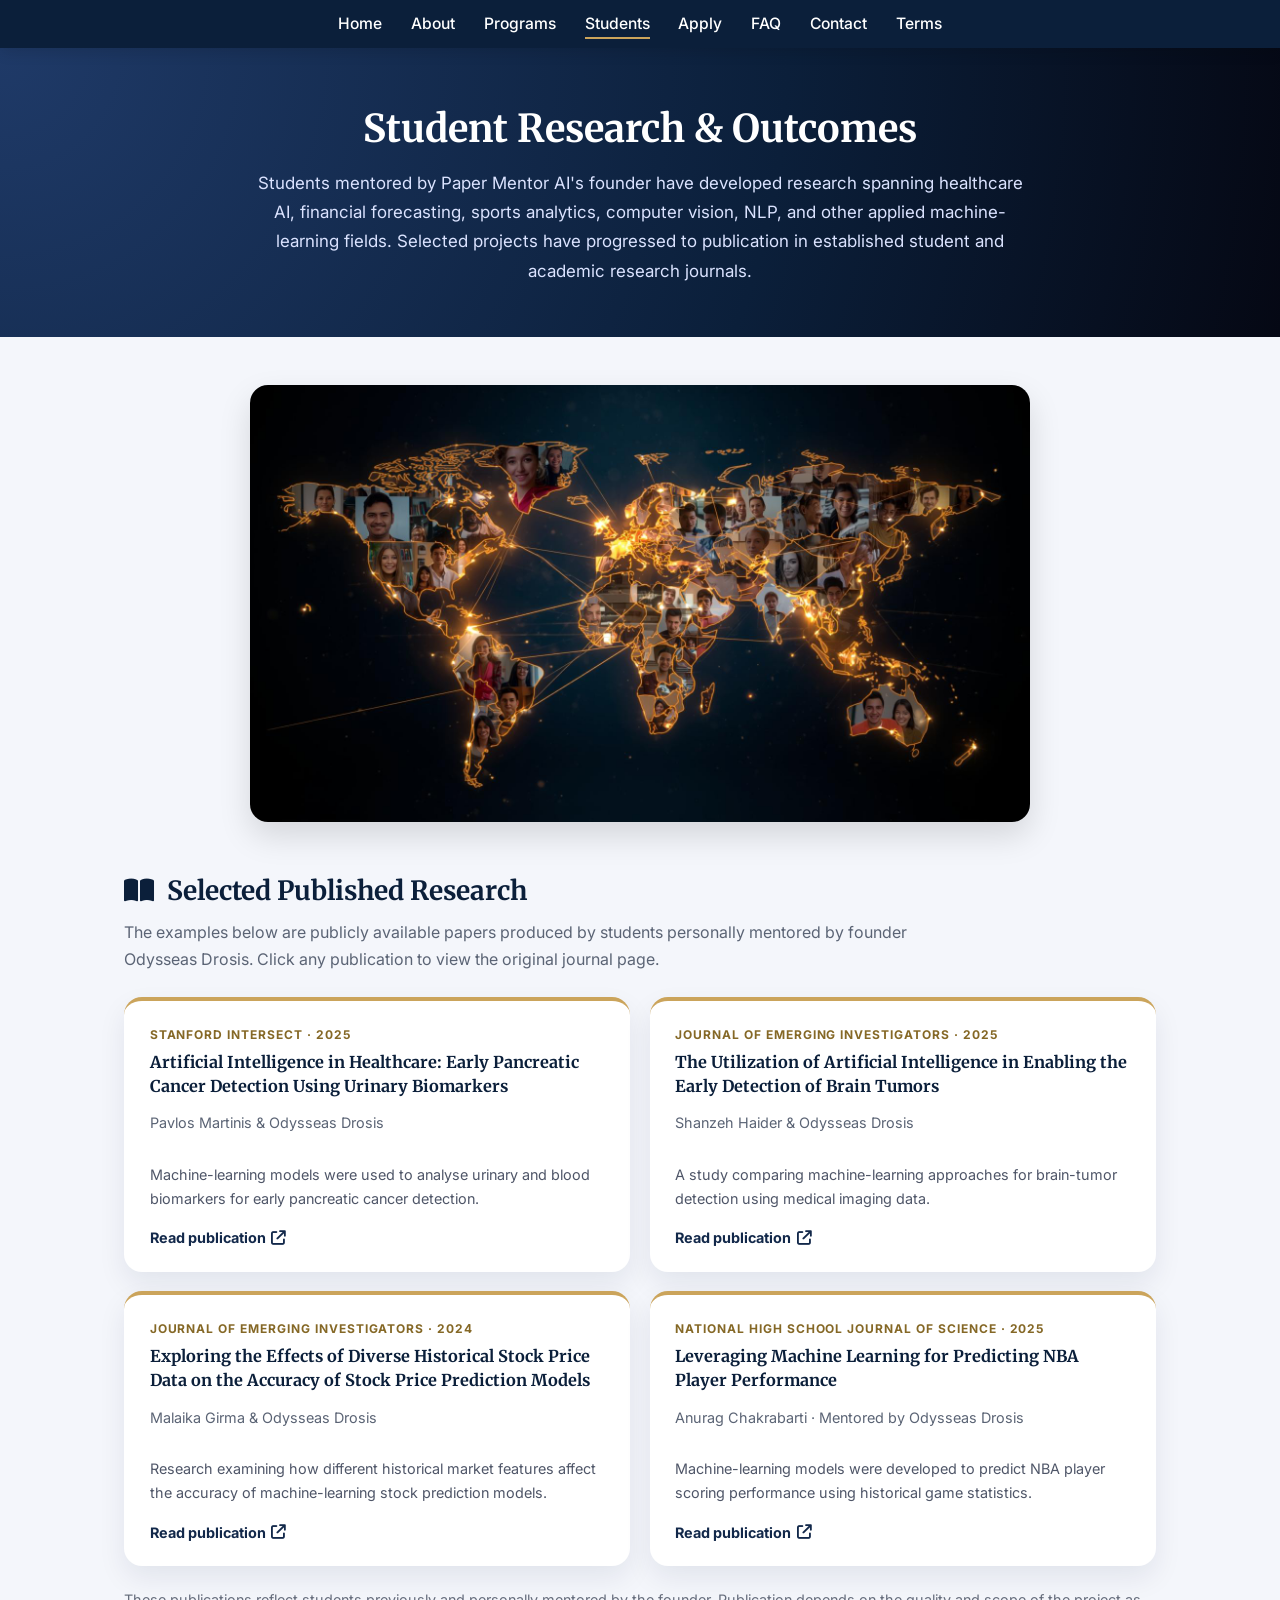
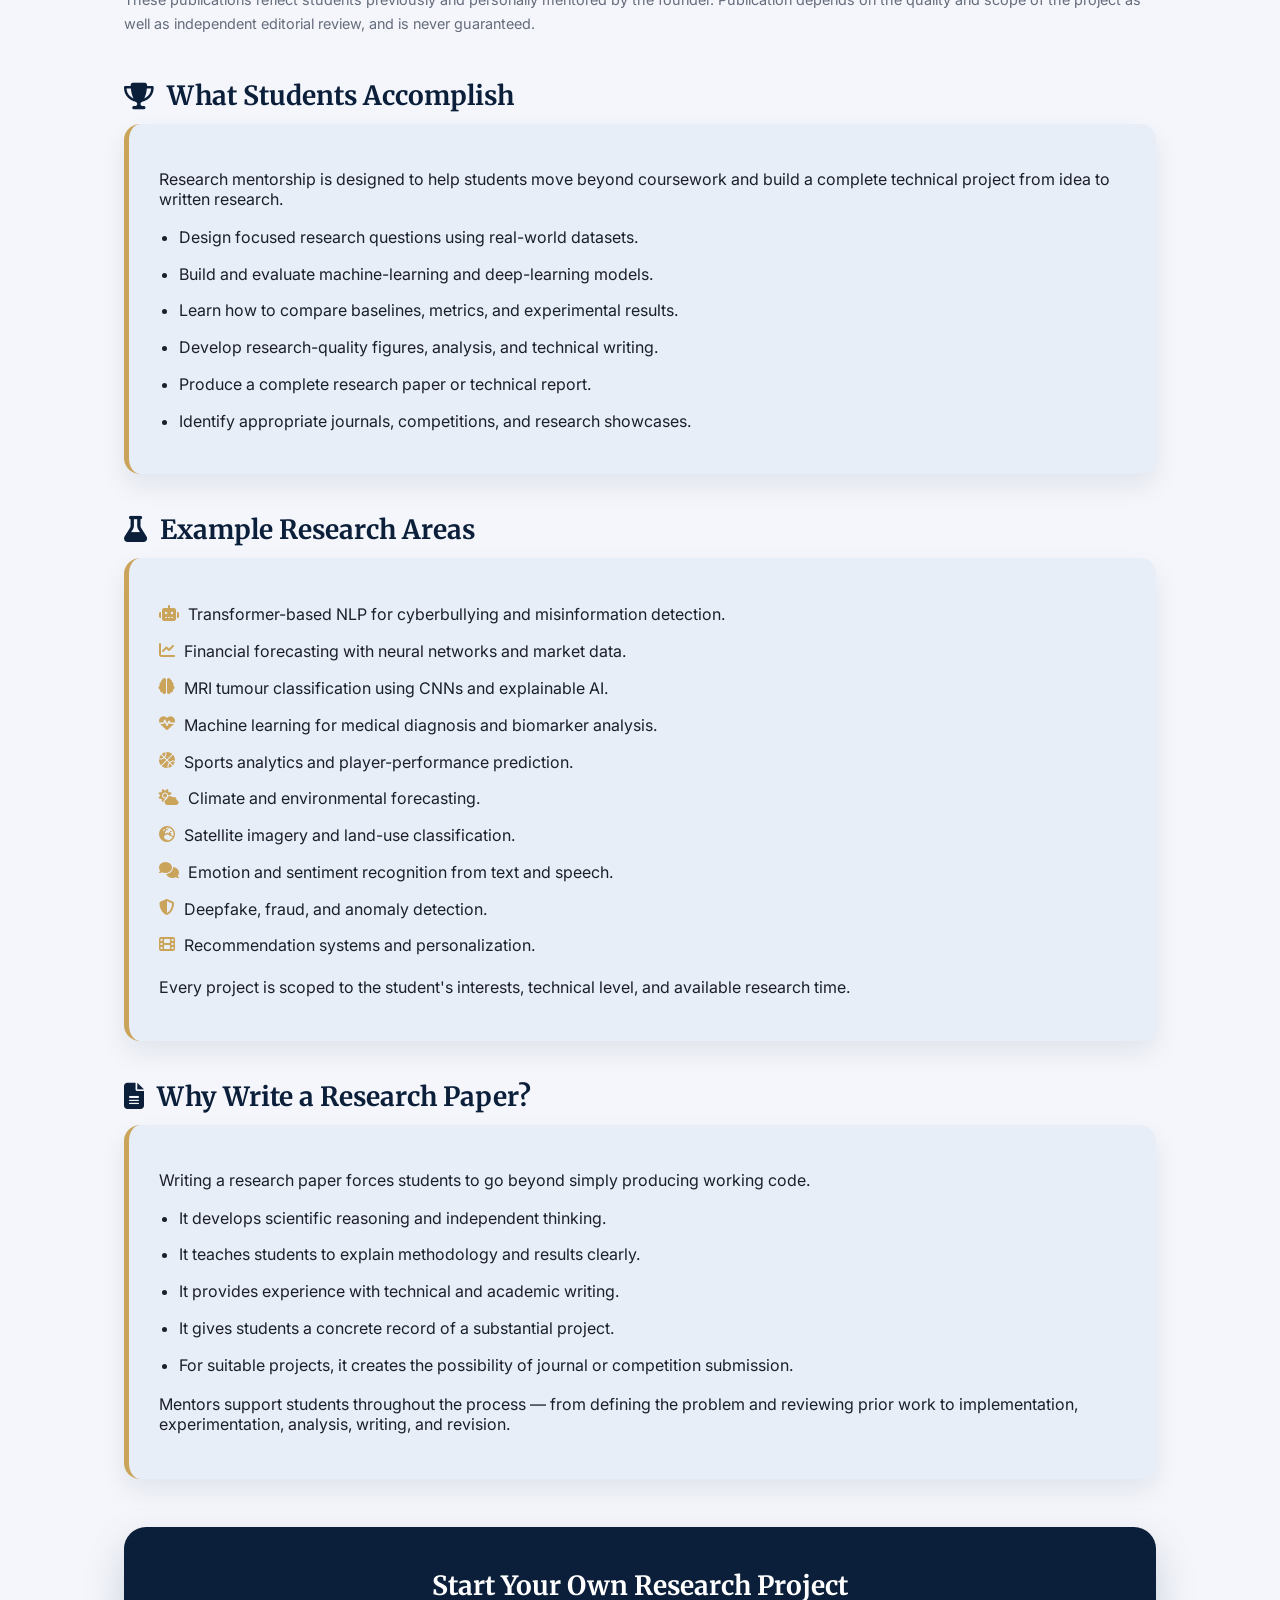
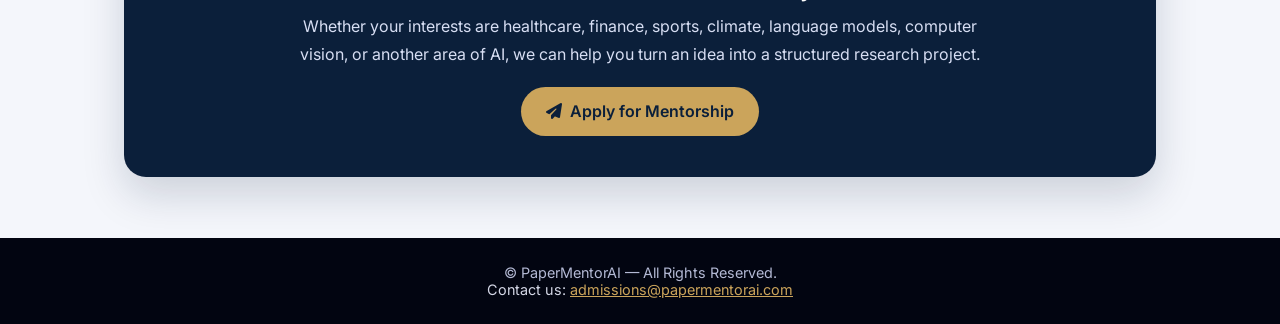
<file: students.html>
<!DOCTYPE html>
<html lang="en">

<head>
    <meta charset="UTF-8">
    <title>Students & Outcomes | Paper Mentor AI</title>
    <meta name="viewport" content="width=device-width, initial-scale=1.0">

    <link href="https://fonts.googleapis.com/css2?family=Inter:wght@300;400;500;600;700&family=Merriweather:wght@600;700&display=swap" rel="stylesheet">
    <link rel="stylesheet" href="https://cdnjs.cloudflare.com/ajax/libs/font-awesome/6.5.0/css/all.min.css"/>

    <style>
        :root {
            --navy-deep: #0B1F3A;
            --navy-soft: #12284A;
            --gold: #CBA45B;
            --gold-soft: #DCC394;
            --bg-light: #F4F6FB;
            --card-bg: #E8EEF8;
            --card-white: #FFFFFF;
            --text-main: #1B1F2A;
            --text-muted: #5B6475;
        }

        * {
            box-sizing: border-box;
        }

        html {
            scroll-behavior: smooth;
        }

        body {
            margin: 0;
            background: var(--bg-light);
            font-family: 'Inter', system-ui, sans-serif;
            color: var(--text-main);
        }

        /* NAVIGATION */

        nav {
            background: var(--navy-deep);
            padding: 0.9em 1.5em;
            display: flex;
            justify-content: center;
            gap: 1.8em;
            position: sticky;
            top: 0;
            z-index: 20;
            box-shadow: 0 4px 14px rgba(0,0,0,0.12);
        }

        nav a {
            color: #fff;
            text-decoration: none;
            font-weight: 500;
            position: relative;
            font-size: 0.98em;
        }

        nav a::after {
            content: "";
            position: absolute;
            left: 0;
            bottom: -0.35em;
            width: 0;
            height: 2px;
            background: var(--gold);
            transition: width 0.25s ease;
        }

        nav a:hover::after,
        nav a.active::after {
            width: 100%;
        }

        /* HEADER */

        header {
            background: radial-gradient(
                circle at top left,
                #1F3A68,
                #0B1F3A 60%,
                #050814 100%
            );
            color: white;
            text-align: center;
            padding: 3.5em 1.8em 3.2em;
        }

        header h1 {
            font-family: 'Merriweather', serif;
            margin: 0 0 0.45em;
            font-size: 2.4em;
        }

        header p {
            max-width: 780px;
            margin: 0 auto;
            font-size: 1.06em;
            color: #dbe3ff;
            line-height: 1.72;
        }

        main {
            max-width: 1080px;
            margin: 0 auto;
            padding: 3em 1.5em 3.8em;
        }

        h2 {
            font-family: 'Merriweather', serif;
            font-size: 1.65em;
            margin-bottom: 0.45em;
            color: var(--navy-deep);
            display: flex;
            align-items: center;
            gap: 0.5em;
        }

        .section-subtitle {
            color: var(--text-muted);
            line-height: 1.7;
            max-width: 850px;
            margin: 0 0 1.5em;
        }

        /* INTRO IMAGE */

        .image-wrapper {
            text-align: center;
            margin-bottom: 3em;
        }

        .image-wrapper img {
            width: 100%;
            max-width: 780px;
            border-radius: 18px;
            box-shadow: 0 14px 32px rgba(0,0,0,0.13);
        }

        /* PUBLICATION GRID */

        .publication-grid {
            display: grid;
            grid-template-columns: repeat(2, minmax(0, 1fr));
            gap: 1.2em;
            margin-bottom: 1.4em;
        }

        .publication-card {
            background: var(--card-white);
            border-radius: 18px;
            padding: 1.6em;
            border-top: 4px solid var(--gold);
            box-shadow: 0 12px 28px rgba(11,31,58,0.08);
            display: flex;
            flex-direction: column;
            min-height: 275px;
        }

        .publication-journal {
            font-size: 0.75em;
            text-transform: uppercase;
            letter-spacing: 0.08em;
            font-weight: 700;
            color: #856826;
            margin-bottom: 0.8em;
        }

        .publication-title {
            font-family: 'Merriweather', serif;
            color: var(--navy-deep);
            line-height: 1.45;
            font-size: 1.02em;
            margin: 0 0 0.8em;
        }

        .publication-author {
            color: var(--text-muted);
            font-size: 0.9em;
            line-height: 1.6;
            margin-bottom: 1em;
        }

        .publication-description {
            color: #4f5668;
            font-size: 0.9em;
            line-height: 1.65;
            margin-bottom: 1.2em;
        }

        .publication-link {
            margin-top: auto;
            display: inline-flex;
            align-items: center;
            gap: 0.4em;
            color: var(--navy-soft);
            text-decoration: none;
            font-weight: 700;
            font-size: 0.9em;
        }

        .publication-link:hover {
            text-decoration: underline;
        }

        .publication-note {
            font-size: 0.9em;
            color: #656c7b;
            line-height: 1.65;
            margin: 1em 0 3em;
        }

        /* GENERAL CARDS */

        .card {
            background: var(--card-bg);
            border-radius: 16px;
            padding: 1.8em 1.9em;
            border-left: 5px solid var(--gold);
            box-shadow: 0 12px 26px rgba(11,31,58,0.08);
            margin-bottom: 2.4em;
        }

        .card ul {
            padding-left: 1.2em;
            margin-bottom: 0;
        }

        .card li {
            margin-bottom: 0.7em;
            line-height: 1.6;
        }

        .project-list {
            list-style: none;
            padding-left: 0 !important;
        }

        .project-list li {
            margin-bottom: 0.7em;
            display: flex;
            align-items: flex-start;
        }

        .project-list i {
            margin-right: 0.55em;
            color: var(--gold);
            margin-top: 0.15em;
        }

        /* STATS */

        .stats-grid {
            display: grid;
            grid-template-columns: repeat(3, minmax(0, 1fr));
            gap: 1em;
            margin-bottom: 2.8em;
        }

        .stat-card {
            background: white;
            border-radius: 16px;
            padding: 1.5em;
            text-align: center;
            box-shadow: 0 10px 24px rgba(11,31,58,0.07);
        }

        .stat-card strong {
            display: block;
            color: var(--navy-deep);
            font-family: 'Merriweather', serif;
            font-size: 1.5em;
            margin-bottom: 0.25em;
        }

        .stat-card span {
            font-size: 0.9em;
            color: var(--text-muted);
        }

        /* CTA */

        .btn-primary {
            display: inline-flex;
            align-items: center;
            gap: 0.45em;
            padding: 0.9em 1.6em;
            border-radius: 999px;
            text-decoration: none;
            background: var(--gold);
            color: var(--navy-deep);
            font-weight: 600;
            margin-top: 1.2em;
        }

        .btn-primary:hover {
            background: var(--gold-soft);
        }

        .final-cta {
            background: var(--navy-deep);
            color: white;
            border-radius: 22px;
            padding: 2.6em 2em;
            text-align: center;
            margin-top: 3em;
            box-shadow: 0 18px 42px rgba(11,31,58,0.17);
        }

        .final-cta h2 {
            justify-content: center;
            color: white;
            margin-top: 0;
        }

        .final-cta p {
            max-width: 720px;
            margin: 0 auto;
            color: #d7def3;
            line-height: 1.7;
        }

        footer {
            background: #020511;
            color: #b3b9d4;
            text-align: center;
            padding: 1.8em 1.2em;
            font-size: 0.9em;
        }

        @media (max-width: 850px) {
            .publication-grid {
                grid-template-columns: 1fr;
            }

            .stats-grid {
                grid-template-columns: 1fr;
            }
        }

        @media (max-width: 720px) {
            nav {
                flex-wrap: wrap;
                gap: 1em;
            }

            header h1 {
                font-size: 1.95em;
            }

            .image-wrapper img {
                max-width: 100%;
            }
        }
    </style>
</head>

<body>

<nav>
    <a href="index.html">Home</a>
    <a href="about.html">About</a>
    <a href="programs.html">Programs</a>
    <a href="students.html" class="active">Students</a>
    <a href="apply.html">Apply</a>
    <a href="faq.html">FAQ</a>
    <a href="contact.html">Contact</a>
    <a href="terms.html">Terms</a>
</nav>

<header>
    <h1>Student Research & Outcomes</h1>

    <p>
        Students mentored by Paper Mentor AI's founder have developed research
        spanning healthcare AI, financial forecasting, sports analytics,
        computer vision, NLP, and other applied machine-learning fields.
        Selected projects have progressed to publication in established
        student and academic research journals.
    </p>
</header>

<main>

    <div class="image-wrapper">
        <img
            src="assets/images/global.jpg"
            alt="Students conducting global AI research projects"
        >
    </div>


    <!-- PUBLICATIONS -->

    <section>

        <h2>
            <i class="fas fa-book-open"></i>
            Selected Published Research
        </h2>

        <p class="section-subtitle">
            The examples below are publicly available papers produced by students
            personally mentored by founder Odysseas Drosis. Click any publication
            to view the original journal page.
        </p>


        <div class="publication-grid">

            <!-- STANFORD -->

            <article class="publication-card">

                <div class="publication-journal">
                    Stanford Intersect · 2025
                </div>

                <h3 class="publication-title">
                    Artificial Intelligence in Healthcare:
                    Early Pancreatic Cancer Detection Using Urinary Biomarkers
                </h3>

                <div class="publication-author">
                    Pavlos Martinis &amp; Odysseas Drosis
                </div>

                <p class="publication-description">
                    Machine-learning models were used to analyse urinary and blood
                    biomarkers for early pancreatic cancer detection.
                </p>

                <a
                    class="publication-link"
                    href="https://ojs.stanford.edu/ojs/index.php/intersect/article/view/3785"
                    target="_blank"
                    rel="noopener noreferrer"
                >
                    Read publication
                    <i class="fas fa-arrow-up-right-from-square"></i>
                </a>

            </article>


            <!-- BRAIN TUMOR -->

            <article class="publication-card">

                <div class="publication-journal">
                    Journal of Emerging Investigators · 2025
                </div>

                <h3 class="publication-title">
                    The Utilization of Artificial Intelligence in Enabling
                    the Early Detection of Brain Tumors
                </h3>

                <div class="publication-author">
                    Shanzeh Haider &amp; Odysseas Drosis
                </div>

                <p class="publication-description">
                    A study comparing machine-learning approaches for brain-tumor
                    detection using medical imaging data.
                </p>

                <a
                    class="publication-link"
                    href="https://emerginginvestigators.org/articles/23-098"
                    target="_blank"
                    rel="noopener noreferrer"
                >
                    Read publication
                    <i class="fas fa-arrow-up-right-from-square"></i>
                </a>

            </article>


            <!-- STOCK -->

            <article class="publication-card">

                <div class="publication-journal">
                    Journal of Emerging Investigators · 2024
                </div>

                <h3 class="publication-title">
                    Exploring the Effects of Diverse Historical Stock Price Data
                    on the Accuracy of Stock Price Prediction Models
                </h3>

                <div class="publication-author">
                    Malaika Girma &amp; Odysseas Drosis
                </div>

                <p class="publication-description">
                    Research examining how different historical market features
                    affect the accuracy of machine-learning stock prediction models.
                </p>

                <a
                    class="publication-link"
                    href="https://emerginginvestigators.org/articles/23-144"
                    target="_blank"
                    rel="noopener noreferrer"
                >
                    Read publication
                    <i class="fas fa-arrow-up-right-from-square"></i>
                </a>

            </article>


            <!-- NBA -->

            <article class="publication-card">

                <div class="publication-journal">
                    National High School Journal of Science · 2025
                </div>

                <h3 class="publication-title">
                    Leveraging Machine Learning for Predicting NBA Player Performance
                </h3>

                <div class="publication-author">
                    Anurag Chakrabarti · Mentored by Odysseas Drosis
                </div>

                <p class="publication-description">
                    Machine-learning models were developed to predict NBA player
                    scoring performance using historical game statistics.
                </p>

                <a
                    class="publication-link"
                    href="https://nhsjs.com/2025/leveraging-machine-learning-for-predicting-nba-player-performance/"
                    target="_blank"
                    rel="noopener noreferrer"
                >
                    Read publication
                    <i class="fas fa-arrow-up-right-from-square"></i>
                </a>

            </article>

        </div>


        <p class="publication-note">
            These publications reflect students previously and personally mentored
            by the founder. Publication depends on the quality and scope of the
            project as well as independent editorial review, and is never guaranteed.
        </p>

    </section>


    <!-- OUTCOMES -->

    <section>

        <h2>
            <i class="fas fa-trophy"></i>
            What Students Accomplish
        </h2>

        <div class="card">

            <p>
                Research mentorship is designed to help students move beyond
                coursework and build a complete technical project from idea to
                written research.
            </p>

            <ul>
                <li>
                    Design focused research questions using real-world datasets.
                </li>

                <li>
                    Build and evaluate machine-learning and deep-learning models.
                </li>

                <li>
                    Learn how to compare baselines, metrics, and experimental results.
                </li>

                <li>
                    Develop research-quality figures, analysis, and technical writing.
                </li>

                <li>
                    Produce a complete research paper or technical report.
                </li>

                <li>
                    Identify appropriate journals, competitions, and research showcases.
                </li>
            </ul>

        </div>

    </section>


    <!-- RESEARCH AREAS -->

    <section>

        <h2>
            <i class="fas fa-flask"></i>
            Example Research Areas
        </h2>

        <div class="card">

            <ul class="project-list">

                <li>
                    <i class="fas fa-robot"></i>
                    Transformer-based NLP for cyberbullying and misinformation detection.
                </li>

                <li>
                    <i class="fas fa-chart-line"></i>
                    Financial forecasting with neural networks and market data.
                </li>

                <li>
                    <i class="fas fa-brain"></i>
                    MRI tumour classification using CNNs and explainable AI.
                </li>

                <li>
                    <i class="fas fa-heart-pulse"></i>
                    Machine learning for medical diagnosis and biomarker analysis.
                </li>

                <li>
                    <i class="fas fa-basketball"></i>
                    Sports analytics and player-performance prediction.
                </li>

                <li>
                    <i class="fas fa-cloud-sun"></i>
                    Climate and environmental forecasting.
                </li>

                <li>
                    <i class="fas fa-earth-europe"></i>
                    Satellite imagery and land-use classification.
                </li>

                <li>
                    <i class="fas fa-comments"></i>
                    Emotion and sentiment recognition from text and speech.
                </li>

                <li>
                    <i class="fas fa-shield-alt"></i>
                    Deepfake, fraud, and anomaly detection.
                </li>

                <li>
                    <i class="fas fa-film"></i>
                    Recommendation systems and personalization.
                </li>

            </ul>

            <p style="margin-top:1.1em;">
                Every project is scoped to the student's interests, technical level,
                and available research time.
            </p>

        </div>

    </section>


    <!-- WHY PAPERS -->

    <section>

        <h2>
            <i class="fas fa-file-lines"></i>
            Why Write a Research Paper?
        </h2>

        <div class="card">

            <p>
                Writing a research paper forces students to go beyond simply
                producing working code.
            </p>

            <ul>

                <li>
                    It develops scientific reasoning and independent thinking.
                </li>

                <li>
                    It teaches students to explain methodology and results clearly.
                </li>

                <li>
                    It provides experience with technical and academic writing.
                </li>

                <li>
                    It gives students a concrete record of a substantial project.
                </li>

                <li>
                    For suitable projects, it creates the possibility of journal
                    or competition submission.
                </li>

            </ul>

            <p>
                Mentors support students throughout the process — from defining the
                problem and reviewing prior work to implementation, experimentation,
                analysis, writing, and revision.
            </p>

        </div>

    </section>


    <!-- FINAL CTA -->

    <section class="final-cta">

        <h2>
            Start Your Own Research Project
        </h2>

        <p>
            Whether your interests are healthcare, finance, sports, climate,
            language models, computer vision, or another area of AI, we can help
            you turn an idea into a structured research project.
        </p>

        <a href="apply.html" class="btn-primary">
            <i class="fas fa-paper-plane"></i>
            Apply for Mentorship
        </a>

    </section>

</main>


<footer>
    © PaperMentorAI — All Rights Reserved.<br>
    <span style="color:#d4d7e6;">
        Contact us:
        <a
            href="mailto:admissions@papermentorai.com"
            style="color:#CBA45B;"
        >
            admissions@papermentorai.com
        </a>
    </span>
</footer>

</body>
</html>
</file>
